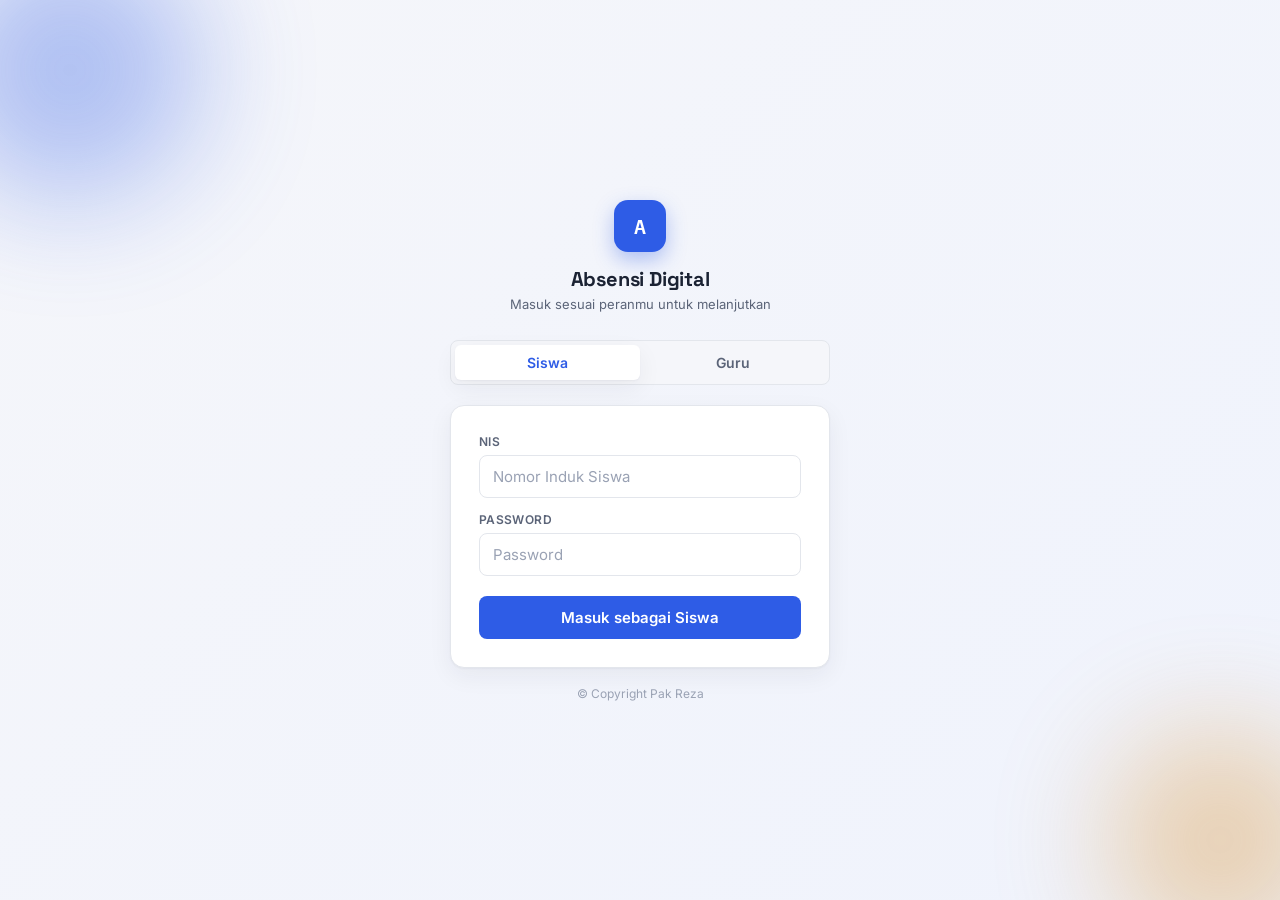
<file: index.html>
<!DOCTYPE html>
<html lang="id">
<head>
<meta charset="UTF-8" />
<meta name="viewport" content="width=device-width, initial-scale=1.0" />
<title>Absensi - Masuk</title>
<link rel="preconnect" href="https://fonts.googleapis.com">
<link href="https://fonts.googleapis.com/css2?family=Space+Grotesk:wght@500;600;700&family=Inter:wght@400;500;600&family=IBM+Plex+Mono:wght@500;600&display=swap" rel="stylesheet">
<link rel="stylesheet" href="style.css" />
<style>
  body {
    min-height: 100vh;
    display: flex;
    align-items: center;
    justify-content: center;
    padding: 20px;
    overflow-x: hidden;
    position: relative;
    background: linear-gradient(135deg, var(--bg) 0%, var(--primary-bg) 100%);
    background-size: 200% 200%;
    animation: bgShift 12s ease-in-out infinite;
  }

  @keyframes bgShift {
    0% { background-position: 0% 50%; }
    50% { background-position: 100% 50%; }
    100% { background-position: 0% 50%; }
  }

  /* Blob dekoratif melayang halus di belakang form */
  .bg-blob {
    position: fixed;
    border-radius: 50%;
    filter: blur(60px);
    opacity: 0.35;
    z-index: 0;
    pointer-events: none;
    animation: floatBlob 10s ease-in-out infinite;
  }
  .bg-blob.one {
    width: 260px; height: 260px;
    background: var(--primary);
    top: -60px; left: -60px;
  }
  .bg-blob.two {
    width: 220px; height: 220px;
    background: var(--amber);
    bottom: -50px; right: -50px;
    animation-delay: -4s;
  }
  @keyframes floatBlob {
    0%, 100% { transform: translate(0, 0) scale(1); }
    50% { transform: translate(20px, -20px) scale(1.08); }
  }

  .login-wrap {
    width: 100%;
    max-width: 380px;
    position: relative;
    z-index: 1;
    opacity: 0;
    transform: translateY(24px);
    animation: fadeSlideUp 0.7s cubic-bezier(0.16, 1, 0.3, 1) forwards;
  }

  @keyframes fadeSlideUp {
    to { opacity: 1; transform: translateY(0); }
  }

  .brand {
    text-align: center;
    margin-bottom: 28px;
    opacity: 0;
    transform: translateY(12px);
    animation: fadeSlideUp 0.6s cubic-bezier(0.16, 1, 0.3, 1) forwards;
    animation-delay: 0.1s;
  }
  .brand .mark {
    width: 52px; height: 52px;
    border-radius: 14px;
    background: var(--primary);
    color: #fff;
    font-family: var(--font-mono);
    font-weight: 600;
    font-size: 20px;
    display: flex; align-items: center; justify-content: center;
    margin: 0 auto 14px;
    box-shadow: 0 8px 20px rgba(46, 92, 230, 0.35);
    animation: markPulse 3s ease-in-out infinite;
  }
  @keyframes markPulse {
    0%, 100% { transform: scale(1); box-shadow: 0 8px 20px rgba(46, 92, 230, 0.35); }
    50% { transform: scale(1.05); box-shadow: 0 10px 26px rgba(46, 92, 230, 0.45); }
  }
  .brand h1 { font-size: 20px; color: var(--ink); }
  .brand p { color: var(--ink-soft); font-size: 13px; margin-top: 4px; }

  .tabs {
    display: flex;
    background: var(--bg);
    border: 1px solid var(--border);
    border-radius: var(--radius-sm);
    padding: 4px;
    margin-bottom: 20px;
    position: relative;
    opacity: 0;
    transform: translateY(12px);
    animation: fadeSlideUp 0.6s cubic-bezier(0.16, 1, 0.3, 1) forwards;
    animation-delay: 0.18s;
  }
  .tab {
    flex: 1;
    text-align: center;
    padding: 9px 0;
    border-radius: 6px;
    font-size: 14px;
    font-weight: 600;
    color: var(--ink-soft);
    cursor: pointer;
    background: none;
    border: none;
    position: relative;
    z-index: 1;
    transition: color 0.25s ease;
  }
  .tab.active { color: var(--primary); }
  .tab-indicator {
    position: absolute;
    top: 4px; bottom: 4px;
    left: 4px;
    width: calc(50% - 4px);
    background: var(--surface);
    border-radius: 6px;
    box-shadow: var(--shadow);
    transition: transform 0.32s cubic-bezier(0.65, 0, 0.35, 1);
  }
  .tab-indicator.guru { transform: translateX(100%); }

  .login-panel {
    padding: 28px;
    opacity: 0;
    transform: translateY(12px);
    animation: fadeSlideUp 0.6s cubic-bezier(0.16, 1, 0.3, 1) forwards;
    animation-delay: 0.26s;
    transition: box-shadow 0.3s ease;
  }
  .field { margin-bottom: 14px; }
  .field label {
    display: block;
    font-size: 12px;
    font-weight: 600;
    color: var(--ink-soft);
    margin-bottom: 6px;
    text-transform: uppercase;
    letter-spacing: 0.03em;
  }
  .field input {
    transition: border-color 0.2s ease, box-shadow 0.2s ease, transform 0.2s ease;
  }
  .field input:focus {
    border-color: var(--primary);
    box-shadow: 0 0 0 3px var(--primary-bg);
  }
  .login-panel .btn-primary {
    width: 100%;
    margin-top: 6px;
    position: relative;
    overflow: hidden;
  }
  .login-panel .btn-primary:hover:not(:disabled) {
    box-shadow: 0 6px 16px rgba(46, 92, 230, 0.3);
  }

  /* Transisi swap form Siswa / Guru */
  #formSiswa, #formGuru {
    animation: formFade 0.35s ease;
  }
  @keyframes formFade {
    from { opacity: 0; transform: translateX(8px); }
    to { opacity: 1; transform: translateX(0); }
  }

  .err-msg {
    color: var(--danger);
    font-size: 13px;
    margin-top: 12px;
    text-align: center;
    display: none;
  }
  .err-msg.show {
    display: block;
    animation: shakeFade 0.4s ease;
  }
  @keyframes shakeFade {
    0% { opacity: 0; transform: translateX(0); }
    25% { transform: translateX(-4px); }
    50% { transform: translateX(4px); }
    75% { transform: translateX(-2px); }
    100% { opacity: 1; transform: translateX(0); }
  }

  .credit {
    text-align: center;
    margin-top: 18px;
    font-size: 12px;
    color: var(--ink-faint);
    opacity: 0;
    animation: fadeSlideUp 0.6s cubic-bezier(0.16, 1, 0.3, 1) forwards;
    animation-delay: 0.4s;
  }

  .hidden { display: none; }

  @media (prefers-reduced-motion: reduce) {
    body, .bg-blob, .login-wrap, .brand, .brand .mark, .tabs, .login-panel,
    #formSiswa, #formGuru, .err-msg, .credit {
      animation: none !important;
      opacity: 1 !important;
      transform: none !important;
    }
  }
</style>
</head>
<body>

<div class="bg-blob one"></div>
<div class="bg-blob two"></div>

<div class="login-wrap">
  <div class="brand">
    <div class="mark">A</div>
    <h1>Absensi Digital</h1>
    <p>Masuk sesuai peranmu untuk melanjutkan</p>
  </div>

  <div class="tabs">
    <div class="tab-indicator" id="tabIndicator"></div>
    <button class="tab active" id="tabSiswa" onclick="switchTab('siswa')">Siswa</button>
    <button class="tab" id="tabGuru" onclick="switchTab('guru')">Guru</button>
  </div>

  <div class="card login-panel">
    <!-- FORM SISWA -->
    <form id="formSiswa" onsubmit="return submitSiswa(event)">
      <div class="field">
        <label for="nis">NIS</label>
        <input id="nis" type="text" inputmode="numeric" placeholder="Nomor Induk Siswa" required />
      </div>
      <div class="field">
        <label for="passSiswa">Password</label>
        <input id="passSiswa" type="password" placeholder="Password" required />
      </div>
      <button class="btn-primary" type="submit" id="btnSiswa">Masuk sebagai Siswa</button>
    </form>

    <!-- FORM GURU -->
    <form id="formGuru" class="hidden" onsubmit="return submitGuru(event)">
      <div class="field">
        <label for="username">Username</label>
        <input id="username" type="text" placeholder="Username guru" required />
      </div>
      <div class="field">
        <label for="passGuru">Password</label>
        <input id="passGuru" type="password" placeholder="Password" required />
      </div>
      <button class="btn-primary" type="submit" id="btnGuru">Masuk sebagai Guru</button>
    </form>

    <p class="err-msg" id="errMsg"></p>
  </div>

  <p class="credit">&copy; Copyright Pak Reza</p>
</div>

<script src="config.js"></script>
<script>
  if ('serviceWorker' in navigator) {
    navigator.serviceWorker.register('service-worker.js').catch(() => {});
  }

  function switchTab(role) {
    const isSiswa = role === 'siswa';
    document.getElementById('tabSiswa').classList.toggle('active', isSiswa);
    document.getElementById('tabGuru').classList.toggle('active', !isSiswa);
    document.getElementById('tabIndicator').classList.toggle('guru', !isSiswa);
    document.getElementById('formSiswa').classList.toggle('hidden', !isSiswa);
    document.getElementById('formGuru').classList.toggle('hidden', isSiswa);
    hideErr();
  }

  function showErr(msg) {
    const el = document.getElementById('errMsg');
    el.textContent = msg;
    el.classList.remove('show');
    // trigger reflow supaya animasi shake bisa diulang
    void el.offsetWidth;
    el.classList.add('show');
  }
  function hideErr() {
    document.getElementById('errMsg').classList.remove('show');
  }

  async function submitSiswa(e) {
    e.preventDefault();
    hideErr();
    const btn = document.getElementById('btnSiswa');
    btn.disabled = true; btn.textContent = 'Memeriksa...';
    const nis = document.getElementById('nis').value.trim();
    const password = document.getElementById('passSiswa').value;
    try {
      const res = await apiPost('loginSiswa', { nis, password });
      if (res.ok) {
        saveSession(res.token, 'siswa', res.nama);
        window.location.href = 'absen-siswa.html';
      } else {
        showErr(res.error || 'Login gagal');
      }
    } catch (err) {
      showErr('Tidak bisa terhubung ke server. Cek koneksi internet.');
    } finally {
      btn.disabled = false; btn.textContent = 'Masuk sebagai Siswa';
    }
    return false;
  }

  async function submitGuru(e) {
    e.preventDefault();
    hideErr();
    const btn = document.getElementById('btnGuru');
    btn.disabled = true; btn.textContent = 'Memeriksa...';
    const username = document.getElementById('username').value.trim();
    const password = document.getElementById('passGuru').value;
    try {
      const res = await apiPost('loginGuru', { username, password });
      if (res.ok) {
        saveSession(res.token, 'guru', res.nama);
        window.location.href = 'dashboard-guru-enhanced.html';
      } else {
        showErr(res.error || 'Login gagal');
      }
    } catch (err) {
      showErr('Tidak bisa terhubung ke server. Cek koneksi internet.');
    } finally {
      btn.disabled = false; btn.textContent = 'Masuk sebagai Guru';
    }
    return false;
  }

  // Jika sudah login, langsung redirect
  (function autoRedirect() {
    const token = getToken();
    const role = getRole();
    if (token && role === 'siswa') window.location.href = 'absen-siswa.html';
    else if (token && role === 'guru') window.location.href = 'dashboard-guru-enhanced.html';
  })();
</script>
</body>
</html>
</file>
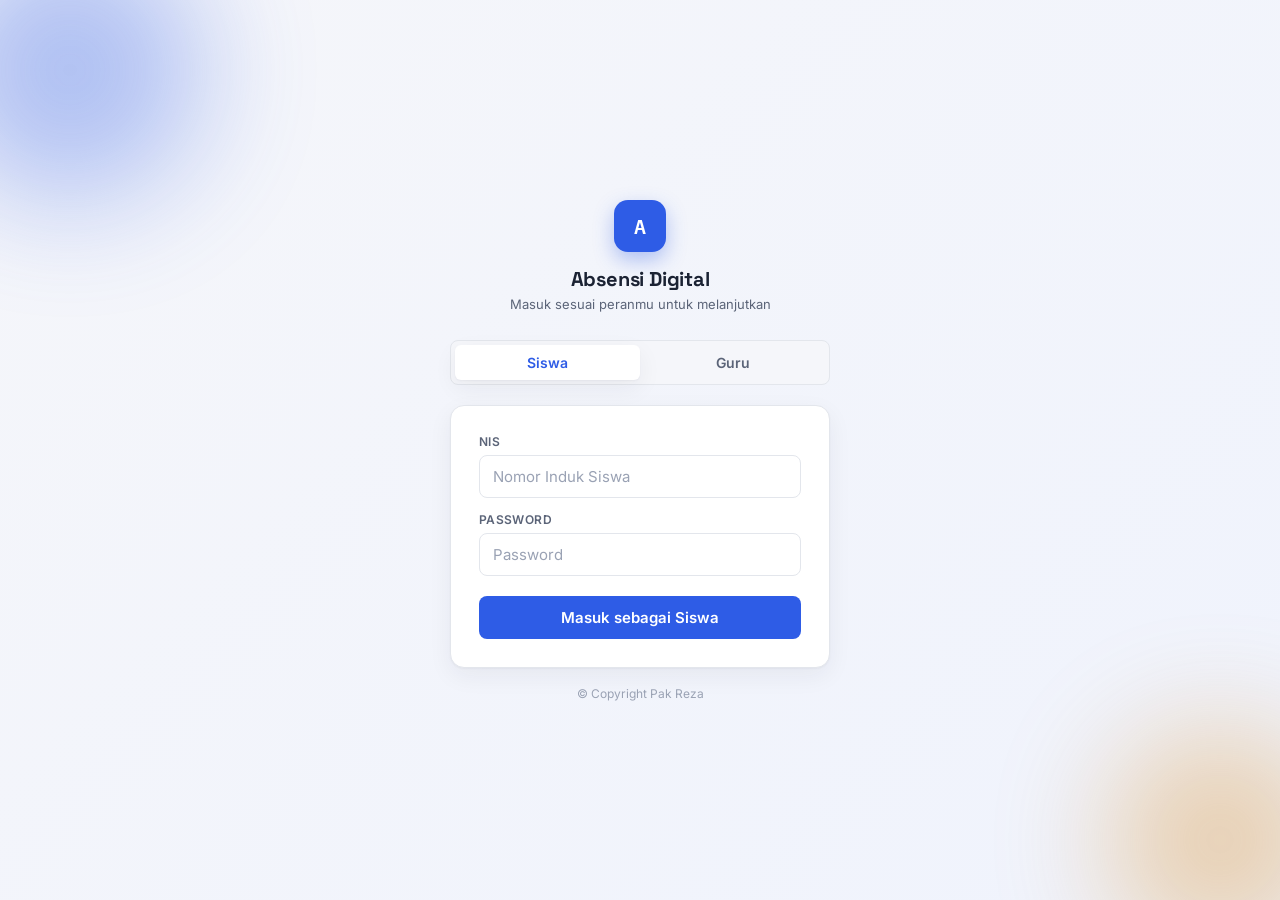
<file: absen-siswa.html>
<!DOCTYPE html>
<html lang="id">
<head>
<meta charset="UTF-8" />
<meta name="viewport" content="width=device-width, initial-scale=1.0" />
<title>Absensi - Check-in Siswa</title>
<link rel="preconnect" href="https://fonts.googleapis.com">
<link href="https://fonts.googleapis.com/css2?family=Space+Grotesk:wght@500;600;700&family=Inter:wght@400;500;600&family=IBM+Plex+Mono:wght@500;600;700&display=swap" rel="stylesheet">
<link rel="stylesheet" href="style.css" />
<style>
  body { min-height: 100vh; display: flex; flex-direction: column; }

  .topbar {
    display: flex; align-items: center; justify-content: space-between;
    padding: 16px 20px;
    background: var(--surface);
    border-bottom: 1px solid var(--border);
  }
  .topbar .who { font-size: 14px; font-weight: 600; }
  .topbar .who span { color: var(--ink-soft); font-weight: 400; }

  .stage {
    flex: 1;
    display: flex; flex-direction: column; align-items: center; justify-content: center;
    padding: 24px 20px 40px;
    text-align: center;
  }

  .clock {
    font-family: var(--font-mono);
    font-weight: 600;
    font-size: clamp(40px, 12vw, 64px);
    letter-spacing: 0.01em;
    color: var(--ink);
    line-height: 1;
  }
  .date-line {
    font-size: 14px;
    color: var(--ink-soft);
    margin-top: 8px;
    margin-bottom: 36px;
  }

  .mapel-grid {
    display: grid;
    grid-template-columns: 1fr 1fr;
    gap: 16px;
    width: 100%;
    max-width: 420px;
  }
  .mapel-card {
    background: var(--surface);
    border: 1px solid var(--border);
    border-radius: var(--radius);
    padding: 24px 12px;
    display: flex; flex-direction: column; align-items: center; gap: 10px;
    box-shadow: var(--shadow);
    transition: transform 0.1s ease, border-color 0.15s ease;
  }
  .mapel-name { font-family: var(--font-display); font-size: 18px; font-weight: 600; }
  .mapel-status { font-size: 12px; color: var(--ink-faint); font-family: var(--font-mono); }

  .checkin-btn {
    width: 76px; height: 76px;
    border-radius: 50%;
    background: var(--primary);
    color: #fff;
    font-size: 13px;
    font-weight: 700;
    display: flex; align-items: center; justify-content: center;
    box-shadow: 0 4px 14px rgba(46, 92, 230, 0.35);
  }
  .checkin-btn:hover:not(:disabled) { background: var(--primary-dark); }
  .checkin-btn.done {
    background: var(--success-bg);
    color: var(--success);
    box-shadow: none;
  }
  @keyframes pop {
    0% { transform: scale(1); }
    40% { transform: scale(1.15); }
    100% { transform: scale(1); }
  }
  .checkin-btn.just-done { animation: pop 0.35s ease; }

  .topbar-actions {
    display: flex;
    align-items: center;
    gap: 8px;
  }
  .btn-topbar {
    display: inline-flex;
    align-items: center;
    gap: 6px;
    padding: 8px 12px;
    border-radius: var(--radius-sm);
    font-size: 13px;
    font-weight: 500;
    cursor: pointer;
    border: 1px solid var(--border);
    background: var(--surface);
    color: var(--ink-soft);
    box-shadow: 0 1px 2px rgba(27, 34, 51, 0.03);
    transition: all 0.15s ease;
  }
  .btn-topbar:hover {
    background: var(--primary-bg);
    color: var(--primary);
    border-color: rgba(46, 92, 230, 0.25);
  }
  .btn-topbar.btn-logout:hover {
    background: var(--danger-bg);
    color: var(--danger);
    border-color: rgba(225, 72, 60, 0.25);
  }
  .btn-topbar svg {
    flex-shrink: 0;
    transition: transform 0.15s ease;
  }
  .btn-topbar:hover svg {
    transform: scale(1.08);
  }
  
  .modal-overlay {
    position: fixed; top: 0; left: 0; right: 0; bottom: 0;
    background: rgba(0,0,0,0.5);
    display: none; align-items: center; justify-content: center;
    z-index: 100;
  }
  .modal-overlay.show { display: flex; }
  .modal-card {
    background: var(--surface); padding: 24px; border-radius: var(--radius);
    width: 90%; max-width: 320px;
    box-shadow: var(--shadow);
  }
  .modal-card h3 { margin: 0 0 16px 0; font-size: 18px; color: var(--ink); }
  .modal-card input {
    width: 100%; padding: 10px; margin-bottom: 12px;
    border: 1px solid var(--border); border-radius: 6px;
    box-sizing: border-box; font-family: inherit; background: var(--surface);
    color: var(--ink);
  }
  .modal-actions { display: flex; gap: 8px; }
  .modal-btn {
    flex: 1; padding: 10px; border: none; border-radius: 6px;
    font-weight: 600; cursor: pointer; color: #fff;
  }
  .btn-cancel { background: var(--ink-soft); }
  .btn-save { background: var(--primary); }

  /* Tabs */
  .tab-switcher {
    display: flex;
    border-bottom: 1px solid var(--border);
    background: var(--surface);
  }
  .tab-btn {
    flex: 1;
    padding: 12px 16px;
    background: transparent;
    border: none;
    border-bottom: 2px solid transparent;
    font-size: 14px;
    font-weight: 600;
    color: var(--ink-soft);
    display: inline-flex;
    align-items: center;
    justify-content: center;
    gap: 8px;
    cursor: pointer;
    transition: all 0.2s ease;
  }
  .tab-btn.active {
    color: var(--primary);
    border-bottom-color: var(--primary);
  }
  .tab-btn svg { width: 18px; height: 18px; }

  /* Riwayat specific CSS */
  .stage-riwayat {
    padding: 24px 20px 40px;
    max-width: 600px;
    margin: 0 auto;
    width: 100%;
    box-sizing: border-box;
  }
  .riwayat-header {
    text-align: center;
    margin-bottom: 24px;
  }
  .riwayat-header h2 { margin: 0; font-size: 20px; font-weight: 700; color: var(--ink); }
  .riwayat-header .overall-persen { font-size: 32px; font-weight: 700; margin-top: 8px; }
  .overall-persen.high { color: var(--success); }
  .overall-persen.mid { color: #f59e0b; }
  .overall-persen.low { color: var(--danger); }

  .rekap-stats {
    display: grid;
    grid-template-columns: repeat(4, 1fr);
    gap: 12px;
    margin-bottom: 24px;
  }
  .rekap-stat-card {
    background: var(--surface);
    border: 1px solid var(--border);
    border-radius: var(--radius);
    padding: 12px 8px;
    text-align: center;
    box-shadow: 0 1px 2px rgba(0,0,0,0.02);
  }
  .stat-value { font-size: 20px; font-weight: 700; margin-bottom: 4px; }
  .stat-label { font-size: 11px; color: var(--ink-soft); text-transform: uppercase; font-weight: 600; }
  .stat-hadir .stat-value { color: var(--success); }
  .stat-izin .stat-value { color: var(--primary); }
  .stat-sakit .stat-value { color: #f59e0b; }
  .stat-alfa .stat-value { color: var(--danger); }

  .filter-bar {
    display: flex; align-items: center; gap: 8px; margin-bottom: 20px;
    justify-content: center;
  }
  .filter-bar label { font-size: 13px; color: var(--ink-soft); font-weight: 500; }
  .filter-bar select {
    padding: 6px 12px; border: 1px solid var(--border); border-radius: 6px;
    background: var(--surface); font-family: inherit; font-size: 13px;
    color: var(--ink); outline: none;
  }

  .mapel-recap-grid {
    display: grid; grid-template-columns: 1fr 1fr; gap: 16px; margin-bottom: 24px;
  }
  @media (max-width: 480px) {
    .mapel-recap-grid { grid-template-columns: 1fr; }
  }
  .mapel-recap-card {
    background: var(--surface); border: 1px solid var(--border);
    border-radius: var(--radius); padding: 16px;
  }
  .mapel-title { font-size: 15px; font-weight: 700; margin-bottom: 12px; color: var(--ink); text-align: center;}
  .mapel-detail { display: grid; grid-template-columns: 1fr 1fr; gap: 8px; margin-bottom: 12px; }
  .mapel-detail div { font-size: 12px; text-align: center; }
  .mapel-detail div span { display: block; font-weight: 700; font-size: 14px; }
  
  .progress-bar {
    height: 6px; background: var(--bg); border-radius: 4px; overflow: hidden; margin-bottom: 6px;
  }
  .progress-fill { height: 100%; transition: width 0.3s ease; }
  .progress-fill.high { background: var(--success); }
  .progress-fill.mid { background: #f59e0b; }
  .progress-fill.low { background: var(--danger); }
  .persen-label { font-size: 12px; text-align: center; font-weight: 600; }
  .persen-label.high { color: var(--success); }
  .persen-label.mid { color: #f59e0b; }
  .persen-label.low { color: var(--danger); }

  .table-wrap {
    overflow-x: auto; background: var(--surface); border: 1px solid var(--border);
    border-radius: var(--radius); margin-bottom: 24px;
  }
  .rekap-table { width: 100%; border-collapse: collapse; min-width: 400px; text-align: left; }
  .rekap-table th { background: var(--bg); font-size: 12px; font-weight: 600; color: var(--ink-soft); padding: 10px 12px; border-bottom: 1px solid var(--border); }
  .rekap-table td { padding: 10px 12px; border-bottom: 1px solid var(--border); font-size: 13px; color: var(--ink); }
  .rekap-table tr:last-child td { border-bottom: none; }
  .badge { display: inline-block; padding: 2px 8px; border-radius: 12px; font-size: 11px; font-weight: 600; }
  .badge-hadir { background: var(--success-bg); color: var(--success); }
  .badge-izin { background: var(--primary-bg); color: var(--primary); }
  .badge-sakit { background: #fef3c7; color: #d97706; }
  .badge-alfa { background: var(--danger-bg); color: var(--danger); }

  .month-cards {
    display: grid; grid-template-columns: repeat(auto-fill, minmax(120px, 1fr)); gap: 12px;
  }
  .month-card {
    background: var(--surface); border: 1px solid var(--border); border-radius: 8px;
    padding: 12px; cursor: pointer; transition: all 0.2s ease;
  }
  .month-card:hover { border-color: var(--primary); transform: translateY(-2px); }
  .month-card .mc-name { font-size: 13px; font-weight: 600; margin-bottom: 4px; color: var(--ink); }
  .month-card .mc-persen { font-size: 15px; font-weight: 700; margin-bottom: 8px; }
  .empty-state { text-align: center; padding: 40px 20px; color: var(--ink-soft); }
  .empty-icon { font-size: 40px; margin-bottom: 12px; }
</style>
</head>
<body>

<div class="topbar">
  <div class="who">Halo, <span id="namaSiswa">-</span></div>
  <div class="topbar-actions">
    <button class="btn-topbar" onclick="showResetPasswordModal()">
      <svg width="15" height="15" viewBox="0 0 24 24" fill="none" stroke="currentColor" stroke-width="2" stroke-linecap="round" stroke-linejoin="round">
        <rect x="3" y="11" width="18" height="11" rx="2" ry="2"></rect>
        <path d="M7 11V7a5 5 0 0 1 10 0v4"></path>
      </svg>
      Ganti Password
    </button>
    <button class="btn-topbar btn-logout" onclick="doLogout()">
      <svg width="15" height="15" viewBox="0 0 24 24" fill="none" stroke="currentColor" stroke-width="2" stroke-linecap="round" stroke-linejoin="round">
        <path d="M9 21H5a2 2 0 0 1-2-2V5a2 2 0 0 1 2-2h4"></path>
        <polyline points="16 17 21 12 16 7"></polyline>
        <line x1="21" y1="12" x2="9" y2="12"></line>
      </svg>
      Keluar
    </button>
  </div>
</div>

<div class="tab-switcher">
  <button class="tab-btn active" onclick="switchTab('checkin')">
    <svg width="18" height="18" viewBox="0 0 24 24" fill="none" stroke="currentColor" stroke-width="2" stroke-linecap="round" stroke-linejoin="round">
      <path d="M16 4h2a2 2 0 0 1 2 2v14a2 2 0 0 1-2 2H6a2 2 0 0 1-2-2V6a2 2 0 0 1 2-2h2"></path>
      <rect x="8" y="2" width="8" height="4" rx="1" ry="1"></rect>
      <path d="M9 14h6"></path><path d="M9 18h6"></path><path d="M9 10h.01"></path>
    </svg> Check-in
  </button>
  <button class="tab-btn" onclick="switchTab('riwayat')">
    <svg width="18" height="18" viewBox="0 0 24 24" fill="none" stroke="currentColor" stroke-width="2" stroke-linecap="round" stroke-linejoin="round">
      <polyline points="22 12 18 12 15 21 9 3 6 12 2 12"></polyline>
    </svg> Riwayat
  </button>
</div>

<div id="view-checkin" class="stage">
  <div class="clock" id="clock">--:--:--</div>
  <div class="date-line" id="dateLine">-</div>

  <div class="mapel-grid" id="mapelGrid">
    <!-- diisi lewat JS: kartu TIK & KKA -->
  </div>
</div>

<div id="view-riwayat" class="stage-riwayat" style="display:none">
  <div class="filter-bar">
    <label>Bulan</label>
    <select id="riwayatBulan" onchange="handleFilterChange()"></select>
    <label>Tahun</label>
    <select id="riwayatTahun" onchange="handleFilterChange()"></select>
  </div>
  
  <div id="riwayatContent">
    <div class="empty-state"><div class="empty-icon">📋</div><div class="empty-text">Memuat data...</div></div>
  </div>
</div>

<div class="toast" id="toast"></div>

<div class="modal-overlay" id="resetModal">
  <div class="modal-card">
    <h3>Ganti Password</h3>
    <input type="password" id="oldPass" placeholder="Password Lama" />
    <input type="password" id="newPass" placeholder="Password Baru (min 6 kar)" />
    <div class="modal-actions">
      <button class="modal-btn btn-cancel" onclick="hideResetPasswordModal()">Batal</button>
      <button class="modal-btn btn-save" onclick="doResetPassword()" id="btnSavePass">Simpan</button>
    </div>
  </div>
</div>

<script src="config.js"></script>
<script>
  if ('serviceWorker' in navigator) {
    navigator.serviceWorker.register('service-worker.js').catch(() => {});
  }

  const MAPEL = ['TIK', 'KKA'];
  let statusMap = { TIK: null, KKA: null };

  function tickClock() {
    const now = new Date();
    const pad = (n) => String(n).padStart(2, '0');
    document.getElementById('clock').textContent =
      `${pad(now.getHours())}:${pad(now.getMinutes())}:${pad(now.getSeconds())}`;
    const hari = ['Minggu','Senin','Selasa','Rabu','Kamis','Jumat','Sabtu'][now.getDay()];
    const bulan = ['Jan','Feb','Mar','Apr','Mei','Jun','Jul','Agu','Sep','Okt','Nov','Des'][now.getMonth()];
    document.getElementById('dateLine').textContent = `${hari}, ${now.getDate()} ${bulan} ${now.getFullYear()}`;
  }
  setInterval(tickClock, 1000);
  tickClock();

  function renderMapelGrid() {
    const grid = document.getElementById('mapelGrid');
    if (!grid) return;
    grid.innerHTML = '';
    MAPEL.forEach((mapel) => {
      const done = statusMap ? statusMap[mapel] : null;
      const isDone = Boolean(done);
      const card = document.createElement('div');
      card.className = 'mapel-card';
      card.innerHTML = `
        <div class="mapel-name">${mapel}</div>
        <button class="checkin-btn ${isDone ? 'done' : ''}" data-mapel="${mapel}" ${isDone ? 'disabled' : ''}>
          ${isDone ? '&#10003;' : 'Absen'}
        </button>
        <div class="mapel-status">${isDone ? 'Tercatat ' + done : 'Belum check-in'}</div>
      `;
      grid.appendChild(card);
    });
    grid.querySelectorAll('.checkin-btn:not(:disabled)').forEach((btn) => {
      btn.addEventListener('click', () => handleCheckin(btn.dataset.mapel, btn));
    });
  }

  // Tampilkan tombol TIK & KKA secara langsung tanpa menunggu fetch API
  renderMapelGrid();

  function showToast(msg, type) {
    const el = document.getElementById('toast');
    if (!el) return;
    el.textContent = msg;
    el.className = 'toast show ' + (type || '');
    setTimeout(() => { el.className = 'toast'; }, 3200);
  }

  async function handleCheckin(mapel, btnEl) {
    btnEl.disabled = true;
    btnEl.textContent = '...';
    try {
      const res = await apiPost('checkin', { token: getToken(), mapel });
      if (res && res.ok) {
        statusMap[mapel] = res.waktu || 'Hadir';
        renderMapelGrid();
        showToast(res.message || ('Check-in ' + mapel + ' berhasil'), 'success');
        const newBtn = document.querySelector(`.checkin-btn[data-mapel="${mapel}"]`);
        if (newBtn) newBtn.classList.add('just-done');
      } else {
        showToast(res ? res.error : 'Gagal check-in', 'error');
        btnEl.disabled = false;
        btnEl.textContent = 'Absen';
      }
    } catch (err) {
      showToast('Gagal terhubung ke server', 'error');
      btnEl.disabled = false;
      btnEl.textContent = 'Absen';
    }
  }

  async function loadStatus() {
    try {
      const res = await apiPost('getAbsensiHariIni', { token: getToken() });
      if (res && res.ok && res.status) {
        statusMap = Object.assign({ TIK: null, KKA: null }, res.status);
      }
    } catch (err) {
      console.error('Gagal memuat status absensi:', err);
    } finally {
      renderMapelGrid();
    }
  }

  function showResetPasswordModal() {
    document.getElementById('oldPass').value = '';
    document.getElementById('newPass').value = '';
    document.getElementById('resetModal').classList.add('show');
  }

  function hideResetPasswordModal() {
    document.getElementById('resetModal').classList.remove('show');
  }

  async function doResetPassword() {
    const oldP = document.getElementById('oldPass').value;
    const newP = document.getElementById('newPass').value;
    if(!oldP || !newP) return showToast('Harap isi kedua password', 'error');
    if(newP.length < 6) return showToast('Password baru minimal 6 karakter', 'error');
    
    const btn = document.getElementById('btnSavePass');
    btn.disabled = true;
    btn.textContent = '...';
    try {
      const res = await apiPost('changeSiswaPassword', { token: getToken(), old_password: oldP, new_password: newP });
      if(res.ok) {
        showToast('Password berhasil diubah', 'success');
        hideResetPasswordModal();
      } else {
        showToast(res.error, 'error');
      }
    } catch(err) {
      showToast('Gagal terhubung ke server', 'error');
    }
    btn.disabled = false;
    btn.textContent = 'Simpan';
  }

  function doLogout() {
    apiPost('logout', { token: getToken() }).finally(() => {
      clearSession();
      window.location.href = 'index.html';
    });
  }

  const NAMA_BULAN = ['Januari','Februari','Maret','April','Mei','Juni','Juli','Agustus','September','Oktober','November','Desember'];
  const NAMA_HARI = ['Minggu','Senin','Selasa','Rabu','Kamis','Jumat','Sabtu'];

  let riwayatData = null;
  let currentRiwayatBulan = new Date().getMonth() + 1;
  let currentRiwayatTahun = new Date().getFullYear();

  function switchTab(tab) {
    document.getElementById('view-checkin').style.display = tab === 'checkin' ? '' : 'none';
    document.getElementById('view-riwayat').style.display = tab === 'riwayat' ? '' : 'none';
    document.querySelectorAll('.tab-btn').forEach((b, i) => {
      b.classList.toggle('active', (i === 0 && tab === 'checkin') || (i === 1 && tab === 'riwayat'));
    });
    if (tab === 'riwayat') {
      initFilters();
      if (!riwayatData) loadRiwayat();
    }
  }

  function initFilters() {
    const selBulan = document.getElementById('riwayatBulan');
    const selTahun = document.getElementById('riwayatTahun');
    if (selBulan.options.length === 0) {
      NAMA_BULAN.forEach((b, i) => {
        const opt = document.createElement('option');
        opt.value = i + 1; opt.text = b;
        selBulan.appendChild(opt);
      });
      const yr = new Date().getFullYear();
      for (let i = yr - 2; i <= yr + 1; i++) {
        const opt = document.createElement('option');
        opt.value = i; opt.text = i;
        selTahun.appendChild(opt);
      }
    }
    selBulan.value = currentRiwayatBulan;
    selTahun.value = currentRiwayatTahun;
  }

  function handleFilterChange() {
    currentRiwayatBulan = parseInt(document.getElementById('riwayatBulan').value);
    currentRiwayatTahun = parseInt(document.getElementById('riwayatTahun').value);
    loadRiwayat();
  }

  async function loadRiwayat() {
    const content = document.getElementById('riwayatContent');
    content.innerHTML = '<div class="empty-state"><div class="empty-icon">⏳</div><div class="empty-text">Memuat data...</div></div>';
    try {
      const res = await apiPost('getRiwayatSiswa', { token: getToken(), bulan: currentRiwayatBulan, tahun: currentRiwayatTahun });
      if (res.ok) {
        riwayatData = res;
        renderRiwayat();
      } else {
        content.innerHTML = `<div class="empty-state"><div class="empty-icon">❌</div><div class="empty-text">${res.error || 'Gagal memuat data'}</div></div>`;
      }
    } catch (err) {
      content.innerHTML = '<div class="empty-state"><div class="empty-icon">⚠️</div><div class="empty-text">Gagal terhubung ke server</div></div>';
    }
  }

  function getPersenClass(persen) {
    if (persen >= 80) return 'high';
    if (persen >= 60) return 'mid';
    return 'low';
  }

  function formatTanggal(dateStr) {
    const d = new Date(dateStr);
    if (isNaN(d.getTime())) return dateStr;
    return `${NAMA_HARI[d.getDay()]}, ${d.getDate()} ${NAMA_BULAN[d.getMonth()]} ${d.getFullYear()}`;
  }

  function selectMonth(bulan, tahun) {
    currentRiwayatBulan = bulan;
    currentRiwayatTahun = tahun;
    document.getElementById('riwayatBulan').value = bulan;
    document.getElementById('riwayatTahun').value = tahun;
    loadRiwayat();
  }

  function renderRiwayat() {
    const content = document.getElementById('riwayatContent');
    if (!riwayatData || !riwayatData.rekap_bulanan || riwayatData.rekap_bulanan.length === 0) {
      content.innerHTML = '<div class="empty-state"><div class="empty-icon">📋</div><div class="empty-text">Belum ada data kehadiran pada bulan ini</div></div>';
      return;
    }
    
    // Cari rekap bulan terpilih; jika tidak ada data di bulan tsb, gunakan struktur default 0
    const rekap = riwayatData.rekap_bulanan.find(r => r.bulan == currentRiwayatBulan && r.tahun == currentRiwayatTahun) || {
      bulan: currentRiwayatBulan,
      tahun: currentRiwayatTahun,
      label: (NAMA_BULAN[currentRiwayatBulan - 1] || '') + ' ' + currentRiwayatTahun,
      persen_total: 0,
      total_hadir: 0,
      per_mapel: {
        TIK: { hadir: 0, izin: 0, sakit: 0, alfa: 0, total_hari: 0, persen: 0 },
        KKA: { hadir: 0, izin: 0, sakit: 0, alfa: 0, total_hari: 0, persen: 0 }
      }
    };

    const pClass = getPersenClass(rekap.persen_total);
    
    let html = `
      <div class="riwayat-header">
        <h2>${rekap.label || (NAMA_BULAN[rekap.bulan - 1] + ' ' + rekap.tahun)}</h2>
        <div class="overall-persen ${pClass}">${rekap.persen_total}%</div>
      </div>
    `;

    // Hitung total kehadiran berdasarkan detail rekap
    let tHadir = 0, tIzin = 0, tSakit = 0, tAlfa = 0;
    if (rekap.per_mapel) {
      Object.values(rekap.per_mapel).forEach(m => {
        tHadir += m.hadir || 0;
        tIzin += m.izin || 0;
        tSakit += m.sakit || 0;
        tAlfa += m.alfa || 0;
      });
    } else {
      // Fallback if we have summary variables
      tHadir = rekap.total_hadir || 0;
    }

    html += `
      <div class="rekap-stats">
        <div class="rekap-stat-card stat-hadir"><div class="stat-value">${tHadir}</div><div class="stat-label">Hadir</div></div>
        <div class="rekap-stat-card stat-izin"><div class="stat-value">${tIzin}</div><div class="stat-label">Izin</div></div>
        <div class="rekap-stat-card stat-sakit"><div class="stat-value">${tSakit}</div><div class="stat-label">Sakit</div></div>
        <div class="rekap-stat-card stat-alfa"><div class="stat-value">${tAlfa}</div><div class="stat-label">Alfa</div></div>
      </div>
    `;

    if (rekap.per_mapel) {
      html += `<div class="mapel-recap-grid">`;
      for (const [mName, mData] of Object.entries(rekap.per_mapel)) {
        const c = getPersenClass(mData.persen);
        html += `
          <div class="mapel-recap-card">
            <div class="mapel-title">${mName}</div>
            <div class="mapel-detail">
              <div><span style="color:var(--success)">${mData.hadir}</span>Hadir</div>
              <div><span style="color:var(--primary)">${mData.izin}</span>Izin</div>
              <div><span style="color:#f59e0b">${mData.sakit}</span>Sakit</div>
              <div><span style="color:var(--danger)">${mData.alfa}</span>Alfa</div>
            </div>
            <div class="progress-bar"><div class="progress-fill ${c}" style="width:${mData.persen}%"></div></div>
            <div class="persen-label ${c}">${mData.persen}%</div>
          </div>
        `;
      }
      html += `</div>`;
    }

    if (riwayatData.detail && riwayatData.detail.length > 0) {
      html += `<div class="table-wrap"><table class="rekap-table">
        <thead><tr><th>Tanggal</th><th>Mapel</th><th>Status</th><th>Waktu</th></tr></thead><tbody>`;
      riwayatData.detail.forEach(d => {
        const st = d.status.toLowerCase();
        const bClass = st === 'hadir' ? 'badge-hadir' :
                       st === 'izin' ? 'badge-izin' :
                       st === 'sakit' ? 'badge-sakit' : 'badge-alfa';
        html += `<tr>
          <td>${formatTanggal(d.tanggal)}</td>
          <td>${d.mapel}</td>
          <td><span class="badge ${bClass}">${d.status}</span></td>
          <td>${d.waktu || '-'}</td>
        </tr>`;
      });
      html += `</tbody></table></div>`;
    } else {
      html += `<div style="text-align:center; padding:24px; color:var(--ink-soft); font-size:13px; background:var(--surface); border:1px solid var(--border); border-radius:var(--radius-sm); margin-bottom:20px;">Tidak ada rincian absensi harian pada bulan ${NAMA_BULAN[currentRiwayatBulan - 1]} ${currentRiwayatTahun}</div>`;
    }

    if (riwayatData.rekap_bulanan && riwayatData.rekap_bulanan.length > 1) {
      html += `<h3 style="font-size:14px; margin-bottom:12px; color:var(--ink); margin-top:32px;">Riwayat Bulan Lainnya</h3><div class="month-cards">`;
      riwayatData.rekap_bulanan.forEach(r => {
        if (r.bulan == currentRiwayatBulan && r.tahun == currentRiwayatTahun) return;
        const pc = getPersenClass(r.persen_total);
        html += `
          <div class="month-card" onclick="selectMonth(${r.bulan}, ${r.tahun})">
            <div class="mc-name">${r.label || (NAMA_BULAN[r.bulan-1] + ' ' + r.tahun)}</div>
            <div class="mc-persen ${pc}">${r.persen_total}%</div>
            <div class="progress-bar"><div class="progress-fill ${pc}" style="width:${r.persen_total}%"></div></div>
          </div>
        `;
      });
      html += `</div>`;
    }

    content.innerHTML = html;
  }

  (async function init() {
    const session = await guardPage('siswa');
    if (!session) return;
    document.getElementById('namaSiswa').textContent = getNama();
    await loadStatus();
  })();
</script>
</body>
</html>
</file>
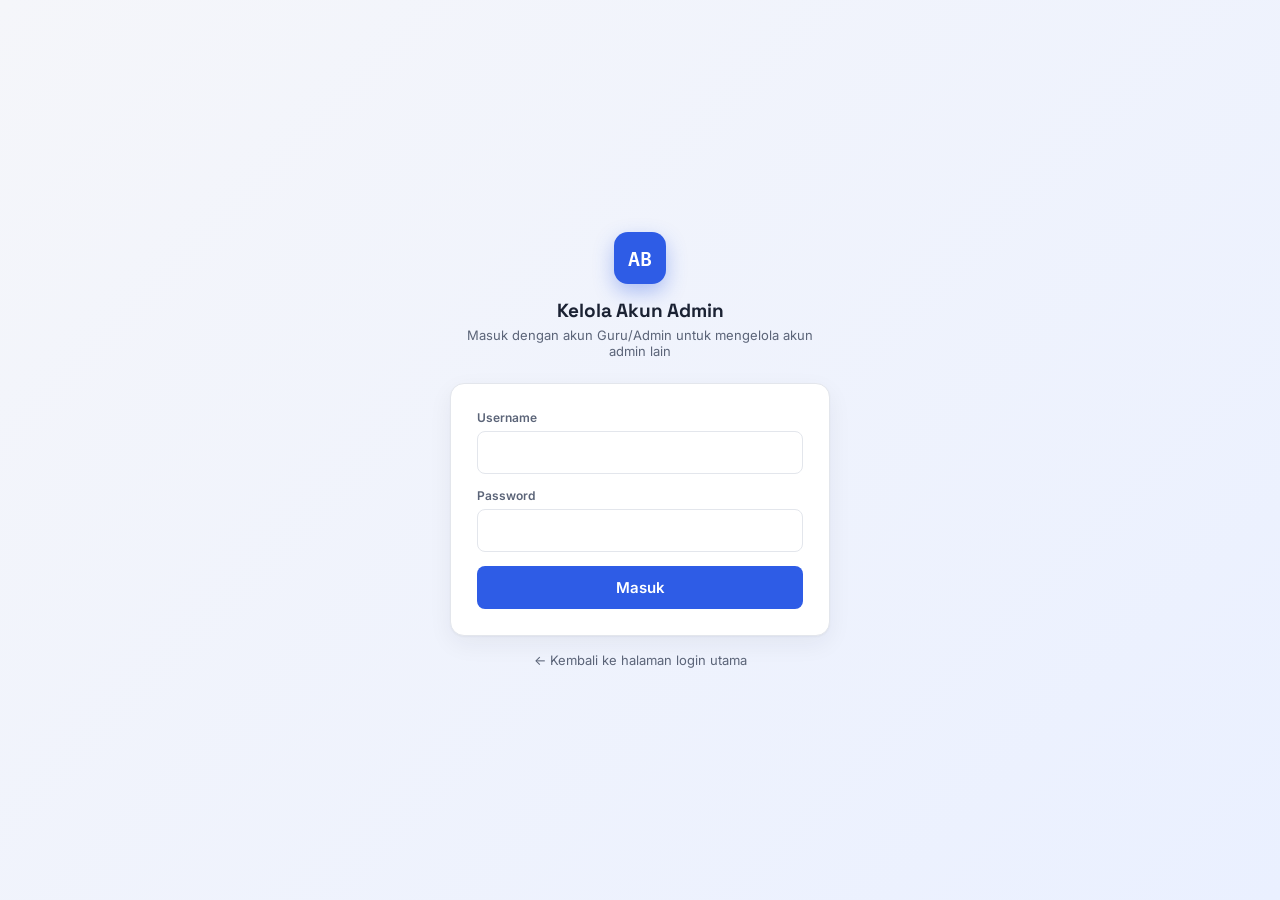
<file: admin.html>
<!DOCTYPE html>
<html lang="id">
<head>
<meta charset="UTF-8" />
<meta name="viewport" content="width=device-width, initial-scale=1.0" />
<title>Absensi - Kelola Akun Admin</title>
<link rel="preconnect" href="https://fonts.googleapis.com">
<link href="https://fonts.googleapis.com/css2?family=Space+Grotesk:wght@500;600;700&family=Inter:wght@400;500;600&family=IBM+Plex+Mono:wght@500;600&display=swap" rel="stylesheet">
<link rel="stylesheet" href="style.css" />
<style>
  body { display: flex; min-height: 100vh; }

  /* ===== Layar login (tampil kalau belum ada sesi valid) ===== */
  #loginScreen {
    flex: 1;
    min-height: 100vh;
    display: flex;
    align-items: center;
    justify-content: center;
    padding: 20px;
    background: linear-gradient(135deg, var(--bg) 0%, var(--primary-bg) 100%);
  }
  .login-wrap { width: 100%; max-width: 380px; }
  .brand-mark {
    width: 52px; height: 52px;
    border-radius: 14px;
    background: var(--primary);
    color: #fff;
    font-family: var(--font-mono);
    font-weight: 600;
    font-size: 20px;
    display: flex; align-items: center; justify-content: center;
    margin: 0 auto 14px;
    box-shadow: 0 8px 20px rgba(46, 92, 230, 0.35);
  }
  .login-brand { text-align: center; margin-bottom: 24px; }
  .login-brand h1 { font-size: 19px; color: var(--ink); }
  .login-brand p { color: var(--ink-soft); font-size: 13px; margin-top: 4px; }
  .login-panel { padding: 26px; }
  .field { margin-bottom: 14px; }
  .field label { display: block; font-size: 12px; font-weight: 600; color: var(--ink-soft); margin-bottom: 6px; }
  .form-error {
    background: var(--danger-bg); color: var(--danger);
    padding: 10px 12px; border-radius: var(--radius-sm);
    font-size: 13px; margin-bottom: 14px; display: none;
  }
  .form-error.show { display: block; }
  .back-link { display: block; text-align: center; margin-top: 16px; font-size: 13px; color: var(--ink-soft); text-decoration: none; }
  .back-link:hover { color: var(--primary); }

  /* ===== Sidebar + layout dashboard (mirror dashboard-guru-enhanced.html) ===== */
  #adminApp { display: none; flex: 1; min-height: 100vh; }
  #adminApp.show { display: flex; }

  .sidebar {
    width: 220px; flex-shrink: 0;
    background: var(--surface);
    border-right: 1px solid var(--border);
    padding: 20px 14px;
    display: flex; flex-direction: column;
  }
  .sidebar .brand { font-family: var(--font-display); font-weight: 700; font-size: 16px; padding: 6px 10px 22px; }
  .nav-item {
    display: block; width: 100%; text-align: left;
    background: none; border: none;
    padding: 10px 12px; border-radius: var(--radius-sm);
    font-size: 14px; font-weight: 500; color: var(--ink-soft);
    margin-bottom: 3px; text-decoration: none;
  }
  .nav-item.active { background: var(--primary-bg); color: var(--primary); font-weight: 600; }
  .nav-item:hover:not(.active) { background: var(--bg); }
  .sidebar-footer { margin-top: auto; padding-top: 16px; border-top: 1px solid var(--border); }
  .sidebar-footer .who { font-size: 13px; font-weight: 600; padding: 0 10px 8px; }
  .sidebar-footer .logout { color: var(--danger); }

  .main { flex: 1; padding: 28px 32px; max-width: 900px; }
  .page-header { margin-bottom: 22px; }
  .page-header h2 { font-size: 22px; }
  .page-header p { color: var(--ink-soft); font-size: 13px; margin-top: 4px; }

  .panel { padding: 20px; margin-bottom: 20px; }
  .panel-head { display: flex; align-items: center; justify-content: space-between; margin-bottom: 16px; flex-wrap: wrap; gap: 10px; }
  .panel-head h3 { font-size: 16px; }
  .panel-head p { color: var(--ink-soft); font-size: 12.5px; margin-top: 2px; }

  table { width: 100%; border-collapse: collapse; font-size: 13.5px; }
  th { text-align: left; color: var(--ink-soft); font-weight: 600; font-size: 12px; text-transform: uppercase; letter-spacing: 0.02em; padding: 8px 10px; border-bottom: 1px solid var(--border); }
  td { padding: 10px; border-bottom: 1px solid var(--border); vertical-align: middle; }
  tr:last-child td { border-bottom: none; }
  .empty-row td { text-align: center; color: var(--ink-faint); padding: 24px; }
  .row-actions { display: flex; gap: 6px; flex-wrap: wrap; }
  .row-actions button { padding: 5px 10px; font-size: 12px; }

  .form-grid { display: grid; grid-template-columns: repeat(auto-fit, minmax(150px,1fr)); gap: 10px; margin-bottom: 12px; }
  .form-actions { display: flex; gap: 8px; }
  .hint { font-size: 12px; color: var(--ink-faint); margin-top: -4px; margin-bottom: 12px; }

  /* ===== Modal ringan untuk edit & reset password ===== */
  .modal-overlay {
    display: none;
    position: fixed; inset: 0;
    background: rgba(27, 34, 51, 0.42);
    align-items: center; justify-content: center;
    padding: 20px; z-index: 60;
  }
  .modal-overlay.show { display: flex; }
  .modal-card { width: 100%; max-width: 380px; padding: 22px; }
  .modal-card h3 { font-size: 16px; margin-bottom: 4px; }
  .modal-card .sub { font-size: 12.5px; color: var(--ink-soft); margin-bottom: 16px; }

  .topbar-mobile { display: none; }
  .menu-toggle {
    width: 38px; height: 38px; flex-shrink: 0;
    display: flex; align-items: center; justify-content: center;
    background: var(--bg); border: 1px solid var(--border); border-radius: var(--radius-sm);
    font-size: 18px; line-height: 1;
  }
  .sidebar-overlay { display: none; }

  @media (max-width: 860px) {
    #adminApp.show { flex-direction: column; }
    .topbar-mobile {
      display: flex; align-items: center; gap: 12px;
      padding: 14px 16px; background: var(--surface);
      border-bottom: 1px solid var(--border);
      position: sticky; top: 0; z-index: 30;
    }
    .topbar-mobile .brand { font-family: var(--font-display); font-weight: 700; font-size: 15px; }
    .sidebar {
      position: fixed; top: 0; left: 0; bottom: 0; width: 240px; z-index: 50;
      transform: translateX(-100%); transition: transform 0.22s ease;
    }
    .sidebar.open { transform: translateX(0); }
    .sidebar-overlay {
      display: none; position: fixed; inset: 0; background: rgba(27,34,51,0.4); z-index: 40;
    }
    .sidebar-overlay.show { display: block; }
    .main { padding: 20px 16px; }
  }
</style>
</head>
<body>

<!-- ===== LOGIN ===== -->
<div id="loginScreen">
  <div class="login-wrap">
    <div class="login-brand">
      <div class="brand-mark">AB</div>
      <h1>Kelola Akun Admin</h1>
      <p>Masuk dengan akun Guru/Admin untuk mengelola akun admin lain</p>
    </div>
    <div class="card login-panel">
      <div class="form-error" id="loginError"></div>
      <form id="loginForm" onsubmit="submitLogin(event)">
        <div class="field">
          <label for="loginUsername">Username</label>
          <input type="text" id="loginUsername" autocomplete="username" required />
        </div>
        <div class="field">
          <label for="loginPassword">Password</label>
          <input type="password" id="loginPassword" autocomplete="current-password" required />
        </div>
        <button type="submit" class="btn-primary" style="width:100%" id="loginBtn">Masuk</button>
      </form>
    </div>
    <a class="back-link" href="index.html">&larr; Kembali ke halaman login utama</a>
  </div>
</div>

<!-- ===== DASHBOARD KELOLA ADMIN ===== -->
<div id="adminApp">
  <div class="topbar-mobile">
    <button class="menu-toggle" onclick="toggleSidebar()" aria-label="Buka menu">&#9776;</button>
    <div class="brand">Kelola Akun Admin</div>
  </div>
  <div class="sidebar-overlay" id="sidebarOverlay" onclick="closeSidebar()"></div>

  <div class="sidebar" id="sidebar">
    <div class="brand">Absensi Digital</div>
    <a class="nav-item" href="dashboard-guru-enhanced.html">Dashboard Guru</a>
    <button class="nav-item active">Kelola Akun Admin</button>
    <div class="sidebar-footer">
      <div class="who" id="namaGuru">-</div>
      <button class="nav-item logout" onclick="doLogout()">Keluar</button>
    </div>
  </div>

  <div class="main">
    <div class="page-header">
      <h2>Kelola Akun Admin</h2>
      <p>Tambah, ubah, reset password, atau hapus akun Guru/Admin.</p>
    </div>

    <!-- Daftar akun admin -->
    <div class="card panel">
      <div class="panel-head">
        <div>
          <h3>Daftar Akun Admin</h3>
          <p>Password tidak pernah ditampilkan -- hanya bisa direset.</p>
        </div>
      </div>
      <div class="table-wrap">
        <table>
          <thead>
            <tr><th>Username</th><th>Nama</th><th>Aksi</th></tr>
          </thead>
          <tbody id="guruTableBody">
            <tr class="empty-row"><td colspan="3">Memuat...</td></tr>
          </tbody>
        </table>
      </div>
    </div>

    <!-- Tambah admin baru -->
    <div class="card panel">
      <div class="panel-head"><h3>Tambah Admin Baru</h3></div>
      <div class="form-error" id="addError"></div>
      <form id="addForm" onsubmit="submitAddGuru(event)">
        <div class="form-grid">
          <input type="text" id="newUsername" placeholder="Username" required />
          <input type="text" id="newNama" placeholder="Nama lengkap" required />
          <input type="password" id="newPassword" placeholder="Password (min. 6 karakter)" required minlength="6" />
          <input type="password" id="newPasswordConfirm" placeholder="Ulangi password" required minlength="6" />
        </div>
        <div class="form-actions">
          <button type="submit" class="btn-primary">Tambah Admin</button>
        </div>
      </form>
    </div>

    <!-- Ganti password akun sendiri -->
    <div class="card panel">
      <div class="panel-head">
        <div>
          <h3>Ganti Password Saya</h3>
          <p>Wajib masukkan password lama untuk konfirmasi.</p>
        </div>
      </div>
      <div class="form-error" id="ownPassError"></div>
      <form id="ownPassForm" onsubmit="submitChangeOwnPassword(event)">
        <div class="form-grid">
          <input type="password" id="oldPassword" placeholder="Password lama" required />
          <input type="password" id="newOwnPassword" placeholder="Password baru (min. 6 karakter)" required minlength="6" />
          <input type="password" id="newOwnPasswordConfirm" placeholder="Ulangi password baru" required minlength="6" />
        </div>
        <div class="form-actions">
          <button type="submit" class="btn-primary">Ganti Password</button>
        </div>
      </form>
    </div>
  </div>
</div>

<!-- ===== Modal: Edit username/nama ===== -->
<div class="modal-overlay" id="editModal">
  <div class="card modal-card">
    <h3>Edit Akun Admin</h3>
    <p class="sub">Ubah username atau nama. Tidak mengubah password.</p>
    <div class="form-error" id="editError"></div>
    <form id="editForm" onsubmit="submitEdit(event)">
      <input type="hidden" id="editId" />
      <div class="field">
        <label for="editUsername">Username</label>
        <input type="text" id="editUsername" required />
      </div>
      <div class="field">
        <label for="editNama">Nama</label>
        <input type="text" id="editNama" required />
      </div>
      <div class="form-actions">
        <button type="submit" class="btn-primary">Simpan</button>
        <button type="button" class="btn-ghost" onclick="closeModal('editModal')">Batal</button>
      </div>
    </form>
  </div>
</div>

<!-- ===== Modal: Reset password akun lain ===== -->
<div class="modal-overlay" id="resetModal">
  <div class="card modal-card">
    <h3>Reset Password</h3>
    <p class="sub">Untuk akun: <strong id="resetUsernameLabel">-</strong></p>
    <div class="form-error" id="resetError"></div>
    <form id="resetForm" onsubmit="submitReset(event)">
      <input type="hidden" id="resetId" />
      <div class="field">
        <label for="resetPassword">Password baru</label>
        <input type="password" id="resetPassword" required minlength="6" />
      </div>
      <div class="field">
        <label for="resetPasswordConfirm">Ulangi password baru</label>
        <input type="password" id="resetPasswordConfirm" required minlength="6" />
      </div>
      <div class="form-actions">
        <button type="submit" class="btn-primary">Reset Password</button>
        <button type="button" class="btn-ghost" onclick="closeModal('resetModal')">Batal</button>
      </div>
    </form>
  </div>
</div>

<div class="toast" id="toast"></div>

<script src="config.js"></script>
<script>
  if ('serviceWorker' in navigator) {
    navigator.serviceWorker.register('service-worker.js').catch(() => {});
  }

  let currentUserId = null;
  let guruCache = [];

  // ---------- INIT ----------
  (async function init() {
    const token = getToken();
    if (!token) { showLogin(); return; }
    const check = await apiPost('checkSession', { token });
    if (!check.ok || check.role !== 'guru') {
      clearSession();
      showLogin();
      return;
    }
    currentUserId = check.user_id;
    document.getElementById('namaGuru').textContent = check.nama || '-';
    showApp();
    loadGuruList();
  })();

  function showLogin() {
    document.getElementById('loginScreen').style.display = 'flex';
    document.getElementById('adminApp').classList.remove('show');
  }
  function showApp() {
    document.getElementById('loginScreen').style.display = 'none';
    document.getElementById('adminApp').classList.add('show');
  }

  // ---------- LOGIN ----------
  async function submitLogin(e) {
    e.preventDefault();
    const errEl = document.getElementById('loginError');
    errEl.classList.remove('show');
    const btn = document.getElementById('loginBtn');
    btn.disabled = true;
    try {
      const username = document.getElementById('loginUsername').value.trim();
      const password = document.getElementById('loginPassword').value;
      const res = await apiPost('loginGuru', { username, password });
      if (!res.ok) {
        errEl.textContent = res.error || 'Login gagal';
        errEl.classList.add('show');
        return;
      }
      saveSession(res.token, res.role, res.nama);
      currentUserId = null; // diisi ulang oleh checkSession di init berikutnya
      const check = await apiPost('checkSession', { token: res.token });
      currentUserId = check.ok ? check.user_id : null;
      document.getElementById('namaGuru').textContent = res.nama || '-';
      showApp();
      loadGuruList();
    } catch (err) {
      errEl.textContent = 'Tidak bisa terhubung ke server. Coba lagi.';
      errEl.classList.add('show');
    } finally {
      btn.disabled = false;
    }
  }

  function doLogout() {
    apiPost('logout', { token: getToken() }).finally(() => {
      clearSession();
      window.location.href = 'index.html';
    });
  }

  // ---------- SIDEBAR MOBILE ----------
  function toggleSidebar() {
    document.getElementById('sidebar').classList.toggle('open');
    document.getElementById('sidebarOverlay').classList.toggle('show');
  }
  function closeSidebar() {
    document.getElementById('sidebar').classList.remove('open');
    document.getElementById('sidebarOverlay').classList.remove('show');
  }

  // ---------- HELPERS ----------
  function escapeHtml(value) {
    if (value === null || value === undefined) return '';
    return String(value)
      .replace(/&/g, '&amp;')
      .replace(/</g, '&lt;')
      .replace(/>/g, '&gt;')
      .replace(/"/g, '&quot;')
      .replace(/'/g, '&#39;');
  }

  function showToast(msg, type) {
    const el = document.getElementById('toast');
    el.textContent = msg;
    el.className = 'toast show ' + (type || '');
    setTimeout(() => { el.className = 'toast'; }, 3200);
  }

  function openModal(id) { document.getElementById(id).classList.add('show'); }
  function closeModal(id) {
    document.getElementById(id).classList.remove('show');
    document.getElementById(id).querySelectorAll('.form-error').forEach(el => el.classList.remove('show'));
  }

  // ---------- DAFTAR AKUN ADMIN ----------
  async function loadGuruList() {
    const res = await apiPost('getGuruList', { token: getToken() });
    const tbody = document.getElementById('guruTableBody');
    if (!res.ok) {
      tbody.innerHTML = `<tr class="empty-row"><td colspan="3">Gagal memuat: ${escapeHtml(res.error)}</td></tr>`;
      return;
    }
    guruCache = res.data;
    if (guruCache.length === 0) {
      tbody.innerHTML = `<tr class="empty-row"><td colspan="3">Belum ada akun admin</td></tr>`;
      return;
    }
    tbody.innerHTML = guruCache.map(g => {
      const isSelf = String(g.id) === String(currentUserId);
      return `<tr>
        <td class="mono">${escapeHtml(g.username)}${isSelf ? ' <span class="badge badge-idle">Kamu</span>' : ''}</td>
        <td>${escapeHtml(g.nama)}</td>
        <td>
          <div class="row-actions">
            <button class="btn-ghost" onclick='openEditModal(${JSON.stringify(g.id)}, ${JSON.stringify(g.username)}, ${JSON.stringify(g.nama)})'>Edit</button>
            ${isSelf ? '' : `<button class="btn-ghost" onclick='openResetModal(${JSON.stringify(g.id)}, ${JSON.stringify(g.username)})'>Reset Password</button>`}
            ${isSelf ? '' : `<button class="btn-danger" onclick='confirmDeleteGuru(${JSON.stringify(g.id)}, ${JSON.stringify(g.username)})'>Hapus</button>`}
          </div>
        </td>
      </tr>`;
    }).join('');
  }

  // ---------- TAMBAH ADMIN ----------
  async function submitAddGuru(e) {
    e.preventDefault();
    const errEl = document.getElementById('addError');
    errEl.classList.remove('show');

    const username = document.getElementById('newUsername').value.trim();
    const nama = document.getElementById('newNama').value.trim();
    const password = document.getElementById('newPassword').value;
    const confirm = document.getElementById('newPasswordConfirm').value;

    if (password !== confirm) {
      errEl.textContent = 'Konfirmasi password tidak cocok';
      errEl.classList.add('show');
      return;
    }

    const res = await apiPost('createGuru', { token: getToken(), username, password, nama });
    if (!res.ok) {
      errEl.textContent = res.error || 'Gagal menambah admin';
      errEl.classList.add('show');
      return;
    }
    document.getElementById('addForm').reset();
    showToast('Admin baru berhasil ditambahkan', 'success');
    loadGuruList();
  }

  // ---------- EDIT USERNAME/NAMA ----------
  function openEditModal(id, username, nama) {
    document.getElementById('editId').value = id;
    document.getElementById('editUsername').value = username;
    document.getElementById('editNama').value = nama;
    openModal('editModal');
  }

  async function submitEdit(e) {
    e.preventDefault();
    const errEl = document.getElementById('editError');
    errEl.classList.remove('show');

    const id = document.getElementById('editId').value;
    const username = document.getElementById('editUsername').value.trim();
    const nama = document.getElementById('editNama').value.trim();

    const res = await apiPost('updateGuru', { token: getToken(), id, username, nama });
    if (!res.ok) {
      errEl.textContent = res.error || 'Gagal menyimpan perubahan';
      errEl.classList.add('show');
      return;
    }
    closeModal('editModal');
    showToast('Perubahan disimpan', 'success');
    loadGuruList();
  }

  // ---------- RESET PASSWORD (akun lain) ----------
  function openResetModal(id, username) {
    document.getElementById('resetId').value = id;
    document.getElementById('resetUsernameLabel').textContent = username;
    document.getElementById('resetForm').reset();
    openModal('resetModal');
  }

  async function submitReset(e) {
    e.preventDefault();
    const errEl = document.getElementById('resetError');
    errEl.classList.remove('show');

    const id = document.getElementById('resetId').value;
    const password = document.getElementById('resetPassword').value;
    const confirm = document.getElementById('resetPasswordConfirm').value;

    if (password !== confirm) {
      errEl.textContent = 'Konfirmasi password tidak cocok';
      errEl.classList.add('show');
      return;
    }

    const res = await apiPost('resetGuruPassword', { token: getToken(), id, password });
    if (!res.ok) {
      errEl.textContent = res.error || 'Gagal reset password';
      errEl.classList.add('show');
      return;
    }
    closeModal('resetModal');
    showToast('Password berhasil direset', 'success');
  }

  // ---------- HAPUS AKUN ----------
  async function confirmDeleteGuru(id, username) {
    if (!confirm(`Hapus akun admin "${username}"? Tindakan ini tidak bisa dibatalkan.`)) return;
    const res = await apiPost('deleteGuru', { token: getToken(), id });
    if (!res.ok) {
      showToast(res.error || 'Gagal menghapus akun', 'error');
      return;
    }
    showToast('Akun admin dihapus', 'success');
    loadGuruList();
  }

  // ---------- GANTI PASSWORD SENDIRI ----------
  async function submitChangeOwnPassword(e) {
    e.preventDefault();
    const errEl = document.getElementById('ownPassError');
    errEl.classList.remove('show');

    const old_password = document.getElementById('oldPassword').value;
    const newPassword = document.getElementById('newOwnPassword').value;
    const confirm = document.getElementById('newOwnPasswordConfirm').value;

    if (newPassword !== confirm) {
      errEl.textContent = 'Konfirmasi password baru tidak cocok';
      errEl.classList.add('show');
      return;
    }

    const res = await apiPost('changeOwnPassword', { token: getToken(), old_password, new_password: newPassword });
    if (!res.ok) {
      errEl.textContent = res.error || 'Gagal mengganti password';
      errEl.classList.add('show');
      return;
    }
    document.getElementById('ownPassForm').reset();
    showToast('Password berhasil diganti', 'success');
  }
</script>
</body>
</html>
</file>
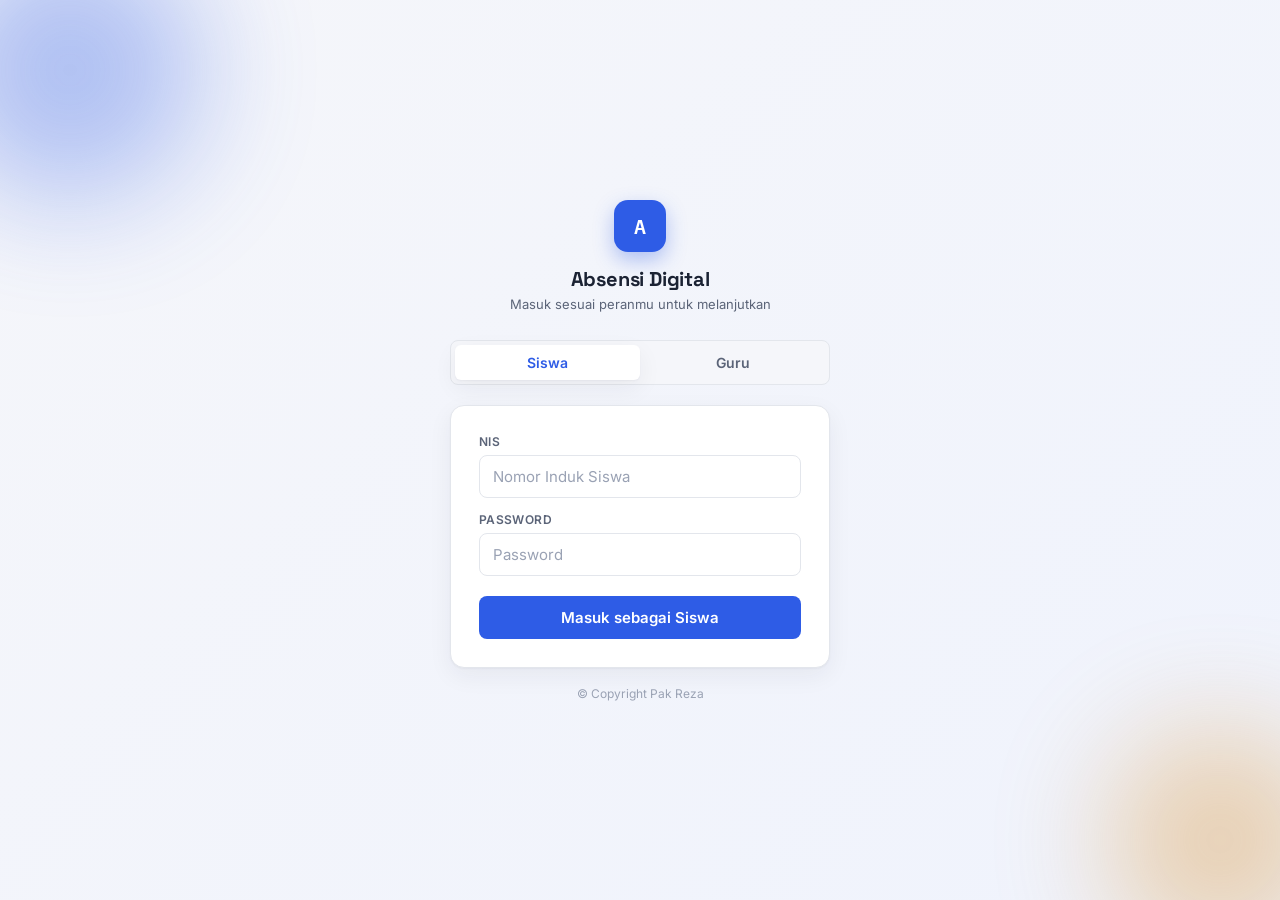
<file: dashboard-guru-enhanced.html>
<!DOCTYPE html>
<html lang="id">
<head>
<meta charset="UTF-8" />
<meta name="viewport" content="width=device-width, initial-scale=1.0" />
<title>Absensi - Dashboard Guru</title>
<link rel="preconnect" href="https://fonts.googleapis.com">
<link href="https://fonts.googleapis.com/css2?family=Space+Grotesk:wght@500;600;700&family=Inter:wght@400;500;600;700&family=IBM+Plex+Mono:wght@500;600&display=swap" rel="stylesheet">
<link rel="stylesheet" href="style.css" />
<style>
  /* ===== SOFT & MINIMAL PASTEL PALETTE ===== */
  :root {
    --bg: #fafbff;
    --surface: #ffffff;
    --border: #e8eaf2;
    --ink: #2c3e50;
    --ink-soft: #6b7280;
    --ink-faint: #a1aab9;

    /* Soft Pastel Accent Colors - 3 color theme */
    --accent-blue: #7c9cff;      /* soft blue */
    --accent-blue-light: #e8f0ff; /* very light blue bg */
    --accent-purple: #b89bff;     /* soft purple */
    --accent-purple-light: #f0ebff;
    --accent-green: #8ecf9a;      /* soft green */
    --accent-green-light: #ebf6f2;
    
    --primary: #7c9cff;
    --primary-dark: #5a7bd9;
    --primary-bg: #e8f0ff;

    --success: #8ecf9a;
    --success-bg: #ebf6f2;

    --danger: #ff9a9a;
    --danger-bg: #ffe8e8;

    --amber: #ffc266;
    --amber-bg: #fff5e6;

    --radius: 16px;
    --radius-sm: 12px;
    --shadow-sm: 0 2px 8px rgba(44, 62, 80, 0.06);
    --shadow: 0 4px 16px rgba(44, 62, 80, 0.08);
    --shadow-lg: 0 8px 24px rgba(44, 62, 80, 0.12);

    --font-display: 'Space Grotesk', sans-serif;
    --font-body: 'Inter', sans-serif;
    --font-mono: 'IBM Plex Mono', monospace;
  }

  body { display: flex; min-height: 100vh; background: var(--bg); }

  .sidebar {
    width: 220px; flex-shrink: 0; background: var(--surface);
    border-right: 1px solid var(--border); padding: 24px 14px;
    display: flex; flex-direction: column;
  }
  .sidebar .brand { font-family: var(--font-display); font-weight: 700; font-size: 16px; 
    padding: 6px 10px 24px; color: var(--ink); }
  .nav-item {
    display: block; width: 100%; text-align: left; background: none; border: none;
    padding: 10px 12px; border-radius: var(--radius-sm); font-size: 14px; font-weight: 500; 
    color: var(--ink-soft); margin-bottom: 4px; transition: all 0.2s ease;
    text-decoration: none; box-sizing: border-box; cursor: pointer;
  }
  .nav-item.active { background: var(--primary-bg); color: var(--primary); font-weight: 600; }
  .nav-item:hover:not(.active) { background: rgba(124, 156, 255, 0.08); color: var(--ink); }
  .sidebar-footer { margin-top: auto; padding-top: 16px; border-top: 1px solid var(--border); }
  .sidebar-footer .who { font-size: 13px; font-weight: 600; padding: 0 10px 8px; color: var(--ink); }
  .sidebar-footer .logout { color: var(--danger); }

  .main { flex: 1; padding: 32px 40px; max-width: 1400px; }
  
  /* ===== HEADER & CLOCK ===== */
  .page-header { display: flex; align-items: flex-start; justify-content: space-between; 
    margin-bottom: 32px; flex-wrap: wrap; gap: 20px; }
  .page-header-text h2 { font-size: 28px; font-weight: 700; color: var(--ink); margin: 0; }
  .page-header-text p { color: var(--ink-soft); font-size: 14px; margin-top: 4px; }
  .digital-clock {
    font-family: var(--font-mono); font-size: 32px; font-weight: 700;
    background: linear-gradient(135deg, #7c9cff 0%, #b89bff 100%);
    color: #fff; padding: 12px 20px; border-radius: var(--radius-sm);
    box-shadow: var(--shadow); text-align: center; min-width: 180px;
  }

  /* ===== STAT CARDS - ENHANCED ===== */
  .stat-grid { display: grid; grid-template-columns: repeat(auto-fit, minmax(200px, 1fr)); 
    gap: 18px; margin-bottom: 32px; }
  .stat-card {
    padding: 24px; border-radius: var(--radius); border: none;
    background: var(--surface); box-shadow: var(--shadow-sm);
    position: relative; overflow: hidden; transition: all 0.3s ease;
  }
  .stat-card:hover { transform: translateY(-2px); box-shadow: var(--shadow); }
  .skeleton {
    background: linear-gradient(90deg, #eef0f6 25%, #e2e5ee 50%, #eef0f6 75%);
    background-size: 200% 100%;
    animation: skeletonLoading 1.4s ease-in-out infinite;
    color: transparent !important;
    border-radius: 6px;
  }
  @keyframes skeletonLoading {
    0% { background-position: 200% 0; }
    100% { background-position: -200% 0; }
  }
  .stat-card.variant-blue { background: linear-gradient(135deg, var(--accent-blue-light) 0%, rgba(255,255,255,0.8) 100%); border-left: 4px solid var(--accent-blue); }
  .stat-card.variant-purple { background: linear-gradient(135deg, var(--accent-purple-light) 0%, rgba(255,255,255,0.8) 100%); border-left: 4px solid var(--accent-purple); }
  .stat-card.variant-green { background: linear-gradient(135deg, var(--accent-green-light) 0%, rgba(255,255,255,0.8) 100%); border-left: 4px solid var(--accent-green); }
  
  .stat-card-header { display: flex; align-items: flex-start; justify-content: space-between; margin-bottom: 12px; }
  .stat-label { font-size: 12px; color: var(--ink-soft); font-weight: 600; text-transform: uppercase; letter-spacing: 0.04em; }
  .stat-icon { font-size: 28px; opacity: 0.7; }
  .stat-value { font-family: var(--font-mono); font-size: 32px; font-weight: 700; color: var(--ink); margin: 8px 0; }
  .stat-trend { font-size: 12px; color: var(--ink-soft); margin-top: 8px; }
  .stat-trend.up { color: var(--success); }
  .stat-trend.down { color: var(--danger); }

  /* ===== CHART GRID ===== */
  .chart-grid { display: grid; grid-template-columns: repeat(auto-fit, minmax(320px, 1fr)); 
    gap: 20px; margin-bottom: 32px; }
  .chart-panel { padding: 24px; border-radius: var(--radius); background: var(--surface); 
    box-shadow: var(--shadow-sm); }
  .chart-panel h3 { font-size: 16px; font-weight: 600; color: var(--ink); margin: 0 0 16px 0; }
  .chart-container { width: 100%; height: 280px; }

  /* ===== LEADERBOARD ===== */
  .leaderboard-panel { padding: 24px; border-radius: var(--radius); background: var(--surface); 
    box-shadow: var(--shadow-sm); margin-bottom: 32px; }
  .leaderboard-panel h3 { font-size: 16px; font-weight: 600; color: var(--ink); margin: 0 0 20px 0; }
  .leaderboard-list { list-style: none; padding: 0; margin: 0; }
  .leaderboard-item { display: flex; align-items: center; gap: 12px; padding: 14px 0; 
    border-bottom: 1px solid var(--border); transition: all 0.2s ease; }
  .leaderboard-item:last-child { border-bottom: none; }
  .leaderboard-item:hover { background: rgba(124, 156, 255, 0.04); margin: 0 -12px; padding: 14px 12px; border-radius: 8px; }
  .rank-badge { display: flex; align-items: center; justify-content: center; width: 32px; height: 32px; 
    border-radius: 50%; font-weight: 700; font-size: 12px; flex-shrink: 0; }
  .rank-badge.rank-1 { background: linear-gradient(135deg, #ffc266, #ffb84d); color: #fff; }
  .rank-badge.rank-2 { background: linear-gradient(135deg, #c0c0c0, #a9a9a9); color: #fff; }
  .rank-badge.rank-3 { background: linear-gradient(135deg, #cd7f32, #b87333); color: #fff; }
  .rank-badge.other { background: var(--primary-bg); color: var(--primary); }
  .leaderboard-info { flex: 1; min-width: 0; }
  .leaderboard-kelas { font-size: 14px; font-weight: 600; color: var(--ink); }
  .leaderboard-stat { font-size: 12px; color: var(--ink-soft); margin-top: 2px; }
  .leaderboard-count { text-align: right; }
  .leaderboard-count .num { display: block; font-size: 16px; font-weight: 700; color: var(--ink); }
  .leaderboard-count .label { font-size: 11px; color: var(--ink-soft); }

  /* ===== DATA TABLE PANELS ===== */
  .panel { padding: 24px; margin-bottom: 24px; border-radius: var(--radius); 
    background: var(--surface); box-shadow: var(--shadow-sm); }
  .panel-head { display: flex; align-items: center; justify-content: space-between; 
    margin-bottom: 20px; flex-wrap: wrap; gap: 12px; }
  .panel-head h3 { font-size: 16px; font-weight: 600; color: var(--ink); margin: 0; }

  table { width: 100%; border-collapse: collapse; font-size: 13.5px; }
  th { text-align: left; color: var(--ink-soft); font-weight: 600; font-size: 12px; 
    text-transform: uppercase; letter-spacing: 0.02em; padding: 12px 10px; 
    border-bottom: 2px solid var(--border); background: rgba(124, 156, 255, 0.03); }
  td { padding: 12px 10px; border-bottom: 1px solid var(--border); }
  td.mono, th.mono { font-family: var(--font-mono); }
  tr:hover { background: rgba(124, 156, 255, 0.04); }
  tr:last-child td { border-bottom: none; }
  .empty-row td { text-align: center; color: var(--ink-faint); padding: 32px 24px; }

  /* ===== BADGES ===== */
  .badge {
    display: inline-flex; align-items: center; gap: 6px; padding: 4px 12px;
    border-radius: 999px; font-size: 11px; font-weight: 600; font-family: var(--font-mono);
  }
  .badge-success { background: var(--success-bg); color: var(--success); }
  .badge-danger { background: var(--danger-bg); color: var(--danger); }
  .badge-amber { background: var(--amber-bg); color: var(--amber); }
  .badge-purple { background: var(--accent-purple-light); color: var(--accent-purple); }
  .badge-idle { background: var(--bg); color: var(--ink-faint); border: 1px solid var(--border); }

  .status-actions { display: flex; gap: 6px; flex-wrap: wrap; }
  .status-btn {
    border: 1px solid var(--border); background: var(--surface); color: var(--ink-soft);
    padding: 5px 10px; border-radius: 8px; font-size: 12px; font-weight: 600; cursor: pointer;
    transition: all 0.15s ease;
  }
  .status-btn:hover { border-color: var(--primary); color: var(--primary); }
  .status-btn.active-hadir { background: var(--success-bg); color: var(--success); border-color: var(--success); }
  .status-btn.active-izin { background: var(--amber-bg); color: var(--amber); border-color: var(--amber); }
  .status-btn.active-sakit { background: var(--danger-bg); color: var(--danger); border-color: var(--danger); }
  .status-btn.active-alfa { background: var(--accent-purple-light); color: var(--accent-purple); border-color: var(--accent-purple); }

  .bulk-status-row {
    display: flex; align-items: center; gap: 10px; flex-wrap: wrap;
    background: var(--bg); border: 1px solid var(--border); border-radius: var(--radius-sm);
    padding: 10px 12px; margin-bottom: 14px;
  }
  .bulk-status-label { font-size: 13px; font-weight: 600; color: var(--ink); white-space: nowrap; }
  .bulk-status-row .status-btn { padding: 6px 12px; }
  .bulk-status-row .status-btn:disabled { opacity: 0.5; cursor: not-allowed; }
  .status-btn-clear { color: var(--danger); border-color: var(--danger-bg); }
  .status-btn-clear:hover { background: var(--danger-bg); border-color: var(--danger); }

  .status-check-group { display: flex; gap: 10px; flex-wrap: wrap; }
  .status-check {
    display: inline-flex; align-items: center; gap: 5px;
    border: 1px solid var(--border); background: var(--surface); color: var(--ink-soft);
    padding: 4px 9px 4px 7px; border-radius: 8px; font-size: 12px; font-weight: 600;
    cursor: pointer; transition: all 0.15s ease; user-select: none;
  }
  .status-check input[type="checkbox"] { margin: 0; cursor: pointer; }
  .status-check:hover { border-color: var(--primary); }
  .status-check.row-dirty { box-shadow: 0 0 0 2px rgba(0,0,0,0.03) inset; }
  .status-check.check-hadir.is-checked { background: var(--success-bg); color: var(--success); border-color: var(--success); }
  .status-check.check-izin.is-checked { background: var(--amber-bg); color: var(--amber); border-color: var(--amber); }
  .status-check.check-sakit.is-checked { background: var(--danger-bg); color: var(--danger); border-color: var(--danger); }
  .status-check.check-alfa.is-checked { background: var(--accent-purple-light); color: var(--accent-purple); border-color: var(--accent-purple); }

  .save-kehadiran-row {
    display: flex; align-items: center; justify-content: flex-end; gap: 14px;
    margin-top: 14px; padding-top: 14px; border-top: 1px solid var(--border);
  }
  .save-kehadiran-info { font-size: 13px; color: var(--ink-soft); }
  .save-kehadiran-info.has-changes { color: var(--primary); font-weight: 600; }
  #btnSimpanKehadiran:disabled { opacity: 0.5; cursor: not-allowed; }

  /* ===== FILTER & PAGINATION ===== */
  .filter-row { display: flex; gap: 12px; flex-wrap: wrap; margin-bottom: 16px; }
  .filter-row input, .filter-row select { width: auto; min-width: 140px; }

  /* ===== REKAP BULANAN ===== */
  .rekap-stats { display: grid; grid-template-columns: repeat(auto-fit, minmax(200px, 1fr)); gap: 14px; margin-bottom: 24px; }
  .rekap-stat-card { padding: 16px; border-radius: var(--radius-sm); background: var(--surface); box-shadow: var(--shadow-sm); border: 1px solid var(--border); }
  .rekap-stat-card .stat-label { font-size: 12px; color: var(--ink-soft); font-weight: 600; text-transform: uppercase; margin-bottom: 4px; }
  .rekap-stat-card .stat-value { font-size: 24px; font-weight: 700; color: var(--ink); }
  .rekap-stat-card .stat-sub { font-size: 12px; color: var(--ink-soft); margin-top: 4px; }
  .rekap-table th.col-num { width: 50px; text-align: center; }
  .rekap-table td.col-num { text-align: center; font-weight: 600; color: var(--ink-soft); }
  .progress-bar { width: 100%; height: 8px; background: var(--border); border-radius: 4px; margin-top: 6px; overflow: hidden; }
  .progress-fill { height: 100%; border-radius: 4px; transition: width 0.3s ease; }
  .progress-fill.high { background: var(--success); }
  .progress-fill.mid { background: var(--amber); }
  .progress-fill.low { background: var(--danger); }
  .persen-label { font-size: 12px; font-weight: 600; }
  .persen-label.high { color: var(--success); }
  .persen-label.mid { color: var(--amber); }
  .persen-label.low { color: var(--danger); }

  .pagination-bar {
    display: flex; align-items: center; justify-content: space-between;
    gap: 12px; flex-wrap: wrap;
    margin-top: 16px; padding-top: 16px;
    border-top: 1px solid var(--border);
  }
  .pagination-info { font-size: 12.5px; color: var(--ink-soft); }
  .pagination-controls { display: flex; align-items: center; gap: 8px; flex-wrap: wrap; }
  .pagination-controls .page-btn {
    min-width: 36px; height: 36px; padding: 0 8px;
    display: inline-flex; align-items: center; justify-content: center;
    background: var(--surface); border: 1px solid var(--border);
    border-radius: var(--radius-sm); font-size: 13px; font-weight: 600; 
    color: var(--ink-soft); transition: all 0.2s ease;
  }
  .pagination-controls .page-btn:hover:not(:disabled) { background: var(--primary-bg); color: var(--primary); border-color: var(--primary); }
  .pagination-controls .page-btn.active { background: var(--primary); border-color: var(--primary); color: #fff; }
  .pagination-controls select.page-size { width: auto; min-width: 0; padding: 8px 10px; font-size: 12.5px; }
  .pagination-pages { display: flex; align-items: center; gap: 4px; }

  /* ===== FORMS ===== */
  .form-grid { display: grid; grid-template-columns: repeat(auto-fit, minmax(150px,1fr)); gap: 12px; margin-bottom: 14px; }
  .form-actions { display: flex; gap: 10px; flex-wrap: wrap; }
  .btn-primary {
    background: linear-gradient(135deg, var(--primary) 0%, var(--primary-dark) 100%);
    color: #fff; font-weight: 600; font-size: 15px; padding: 12px 22px;
    border: none; border-radius: var(--radius-sm); cursor: pointer;
    transition: all 0.2s ease; box-shadow: var(--shadow-sm);
  }
  .btn-primary:hover:not(:disabled) { transform: translateY(-1px); box-shadow: var(--shadow); }
  .btn-ghost {
    background: transparent; color: var(--ink-soft); font-weight: 500; padding: 10px 16px;
    border: 1px solid var(--border); border-radius: var(--radius-sm);
    transition: all 0.2s ease;
  }
  .btn-ghost:hover { background: var(--primary-bg); color: var(--primary); border-color: var(--primary); }
  .btn-danger {
    background: var(--danger-bg); color: var(--danger); font-weight: 600;
    padding: 8px 14px; font-size: 13px; border: none; border-radius: var(--radius-sm);
    cursor: pointer; transition: all 0.2s ease;
  }
  .btn-danger:hover:not(:disabled) { background: var(--danger); color: #fff; }

  /* ===== HIDDEN & RESPONSIVE ===== */
  .hidden { display: none !important; }
  .import-actions { display: flex; gap: 10px; flex-wrap: wrap; margin-bottom: 14px; }
  .file-label { display: inline-block; }
  .row-actions { display: flex; gap: 6px; }
  .row-actions button { padding: 5px 10px; font-size: 12px; }

  /* ===== MOBILE TOPBAR & SIDEBAR ===== */
  .topbar-mobile { display: none; }
  .menu-toggle {
    width: 40px; height: 40px; flex-shrink: 0;
    display: flex; align-items: center; justify-content: center;
    background: var(--surface); border: 1px solid var(--border); border-radius: var(--radius-sm);
    font-size: 18px; line-height: 1; cursor: pointer; transition: all 0.2s ease;
  }
  .menu-toggle:hover { background: var(--primary-bg); color: var(--primary); }
  .sidebar-overlay { display: none; }

  @media (max-width: 860px) {
    body { flex-direction: column; }
    .topbar-mobile {
      display: flex; align-items: center; gap: 12px;
      padding: 16px 18px; background: var(--surface); border-bottom: 1px solid var(--border);
      position: sticky; top: 0; z-index: 30;
    }
    .topbar-mobile .brand { font-family: var(--font-display); font-weight: 700; font-size: 15px; color: var(--ink); }
    .sidebar {
      position: fixed; top: 0; left: 0; bottom: 0; width: 240px; z-index: 50;
      transform: translateX(-100%); transition: transform 0.22s ease;
    }
    .sidebar.open { transform: translateX(0); }
    .sidebar-overlay {
      display: block; position: fixed; inset: 0; background: rgba(44, 62, 80, 0.3);
      z-index: 40; opacity: 0; pointer-events: none; transition: opacity 0.2s ease;
    }
    .sidebar-overlay.show { opacity: 1; pointer-events: auto; }
    .main { padding: 24px 20px; max-width: 100%; }
    .stat-grid { grid-template-columns: repeat(2, 1fr); gap: 14px; }
    .chart-grid { grid-template-columns: 1fr; }
    .page-header { flex-direction: column; }
    .digital-clock { width: 100%; }
  }

  @media (max-width: 480px) {
    .main { padding: 16px 12px; }
    .stat-grid { grid-template-columns: 1fr; }
    .filter-row input, .filter-row select { min-width: 0; flex: 1 1 140px; }
    .pagination-bar { flex-direction: column; align-items: stretch; }
    .pagination-controls { justify-content: space-between; }
    .pagination-pages { order: -1; justify-content: center; flex: 1 1 100%; margin-bottom: 6px; }
    .chart-container { height: 220px; }
    .page-header-text h2 { font-size: 24px; }
    .digital-clock { font-size: 24px; padding: 10px 16px; min-width: auto; }
  }
</style>
</head>
<body>

<div class="topbar-mobile">
  <button class="menu-toggle" onclick="toggleSidebar()" aria-label="Buka menu">☰</button>
  <div class="brand">Absensi Digital</div>
</div>

<div class="sidebar-overlay" id="sidebarOverlay" onclick="closeSidebar()"></div>

<div class="sidebar" id="sidebar">
  <div class="brand">📋 Absensi Digital</div>
  <button class="nav-item active" data-view="overview" onclick="switchView('overview')">📊 Dashboard</button>
  <button class="nav-item" data-view="siswa" onclick="switchView('siswa')">👥 Data Siswa</button>
  <button class="nav-item" data-view="kehadiran" onclick="switchView('kehadiran')">✅ Tandai Kehadiran</button>
  <button class="nav-item" data-view="laporan" onclick="switchView('laporan')">📑 Laporan</button>
  <button class="nav-item" data-view="rekap" onclick="switchView('rekap')">📊 Rekap Bulanan</button>
  <a class="nav-item" href="admin.html">🔐 Kelola Akun Admin</a>
  <div class="sidebar-footer">
    <div class="who" id="namaGuru">-</div>
    <button class="nav-item logout" onclick="doLogout()">🚪 Keluar</button>
  </div>
</div>

<div class="main">

  <!-- ===== OVERVIEW ===== -->
  <div id="view-overview">
    <div class="page-header">
      <div class="page-header-text">
        <h2>Dashboard</h2>
        <p>Ringkasan presensi dan statistik kehadiran terkini</p>
      </div>
      <div class="digital-clock" id="digitalClock">08:30:45</div>
    </div>

    <!-- STAT CARDS -->
    <div class="stat-grid">
      <div class="card stat-card variant-blue">
        <div class="stat-card-header">
          <div class="stat-label">Total Siswa</div>
          <div class="stat-icon">👥</div>
        </div>
        <div class="stat-value" id="statTotalSiswa">-</div>
        <div class="stat-trend">Terdaftar dalam sistem</div>
      </div>

      <div class="card stat-card variant-green">
        <div class="stat-card-header">
          <div class="stat-label">Check-in TIK Hari Ini</div>
          <div class="stat-icon">✅</div>
        </div>
        <div class="stat-value" id="statTIK">-</div>
        <div class="stat-trend" id="trendTIK">Dari total siswa</div>
      </div>

      <div class="card stat-card variant-purple">
        <div class="stat-card-header">
          <div class="stat-label">Check-in KKA Hari Ini</div>
          <div class="stat-icon">☑️</div>
        </div>
        <div class="stat-value" id="statKKA">-</div>
        <div class="stat-trend" id="trendKKA">Dari total siswa</div>
      </div>
    </div>

    <!-- CHARTS -->
    <div class="chart-grid">
      <div class="chart-panel">
        <h3>📊 Attendance Trend (7 Hari Terakhir)</h3>
        <div class="chart-container" id="attendanceChart"></div>
      </div>

      <div class="chart-panel">
        <h3>🥧 Status Absensi Hari Ini</h3>
        <div class="chart-container" id="statusChart"></div>
      </div>
    </div>

    <!-- LEADERBOARD -->
    <div class="leaderboard-panel">
      <h3>🏆 Top Kelas Berdasarkan Kehadiran</h3>
      <ul class="leaderboard-list" id="leaderboardList">
        <li class="leaderboard-item">
          <div class="rank-badge other">-</div>
          <div class="leaderboard-info">
            <div class="leaderboard-kelas">Memuat...</div>
            <div class="leaderboard-stat">Silakan tunggu</div>
          </div>
        </li>
      </ul>
    </div>

    <!-- RECENT ACTIVITY -->
    <div class="card panel">
      <div class="panel-head"><h3>📋 Aktivitas Terbaru</h3></div>
      <div class="table-wrap">
        <table>
          <thead><tr><th>Nama</th><th>Kelas</th><th>Mapel</th><th class="mono">Waktu</th></tr></thead>
          <tbody id="tblAktivitas"><tr class="empty-row"><td colspan="4">Memuat...</td></tr></tbody>
        </table>
      </div>
    </div>
  </div>

  <!-- ===== DATA SISWA ===== -->
  <div id="view-siswa" class="hidden">
    <div class="page-header">
      <div class="page-header-text">
        <h2>Data Siswa</h2>
        <p>Kelola akun dan data siswa terdaftar</p>
      </div>
    </div>

    <div class="card panel">
      <div class="panel-head"><h3>📥 Import / Export Data Siswa</h3></div>
      <p style="color:var(--ink-soft);font-size:13px;margin-bottom:14px;">
        Export template dulu untuk tahu format kolom yang benar, isi datanya, lalu import kembali.
      </p>
      <div class="import-actions">
        <button class="btn-ghost" onclick="downloadTemplate()">📥 Export Template CSV</button>
        <label class="btn-primary file-label">
          📤 Import dari CSV
          <input type="file" id="csvFileInput" accept=".csv" hidden onchange="handleCSVSelect(event)" />
        </label>
      </div>
      <div id="importPreviewWrap" class="hidden">
        <p class="import-summary" id="importSummary" style="font-size:13px;color:var(--ink-soft);margin-bottom:10px;"></p>
        <div class="table-wrap">
          <table>
            <thead><tr><th>Baris</th><th class="mono">NIS</th><th>Nama</th><th>Kelas</th><th>Status</th></tr></thead>
            <tbody id="tblImportPreview"></tbody>
          </table>
        </div>
        <div class="form-actions" style="margin-top:14px">
          <button class="btn-primary" id="btnConfirmImport" onclick="confirmImport()">Import</button>
          <button class="btn-ghost" onclick="cancelImportPreview()">Batal</button>
        </div>
      </div>
    </div>

    <div class="card panel">
      <div class="panel-head"><h3 id="formSiswaTitle">➕ Tambah Siswa</h3></div>
      <form id="formSiswa" onsubmit="return submitSiswaForm(event)">
        <input type="hidden" id="editId" value="" />
        <div class="form-grid">
          <input id="fNis" placeholder="NIS" required />
          <input id="fNama" placeholder="Nama lengkap" required />
          <input id="fKelas" placeholder="Kelas (mis. X TKJ 1)" required />
          <input id="fPassword" type="password" placeholder="Password (kosongkan jika tidak ganti)" />
        </div>
        <div class="form-actions">
          <button class="btn-primary" type="submit" id="btnSubmitSiswa">Simpan</button>
          <button class="btn-ghost hidden" type="button" id="btnCancelEdit" onclick="cancelEdit()">Batal</button>
        </div>
      </form>
    </div>

    <div class="card panel">
      <div class="panel-head">
        <h3>👥 Daftar Siswa</h3>
      </div>
      <div class="filter-row">
        <input style="max-width:220px" id="cariSiswa" placeholder="Cari nama/NIS..." oninput="onSiswaFilterChange()" />
        <select id="fltKelasSiswa" onchange="onSiswaFilterChange()">
          <option value="">Semua Kelas</option>
        </select>
      </div>
      <div class="table-wrap">
        <table>
          <thead><tr><th class="mono">NIS</th><th>Nama</th><th>Kelas</th><th>Aksi</th></tr></thead>
          <tbody id="tblSiswa"><tr class="empty-row"><td colspan="4">Memuat...</td></tr></tbody>
        </table>
      </div>
      <div class="pagination-bar">
        <div class="pagination-info" id="siswaPageInfo"></div>
        <div class="pagination-controls">
          <select class="page-size" id="siswaPageSize" onchange="onSiswaPageSizeChange()">
            <option value="10">10 / halaman</option>
            <option value="25">25 / halaman</option>
            <option value="50">50 / halaman</option>
          </select>
          <div class="pagination-pages" id="siswaPagePages"></div>
          <button type="button" class="page-btn" id="siswaPrevBtn" onclick="goSiswaPage(siswaPage - 1)" aria-label="Halaman sebelumnya">‹</button>
          <button type="button" class="page-btn" id="siswaNextBtn" onclick="goSiswaPage(siswaPage + 1)" aria-label="Halaman berikutnya">›</button>
        </div>
      </div>
    </div>
  </div>

  <!-- ===== TANDAI KEHADIRAN ===== -->
  <div id="view-kehadiran" class="hidden">
    <div class="page-header">
      <div class="page-header-text">
        <h2>Tandai Kehadiran</h2>
        <p>Tandai Izin/Sakit/Alfa untuk siswa yang tidak check-in sendiri, atau koreksi status yang salah</p>
      </div>
    </div>
    <div class="card panel">
      <div class="filter-row">
        <input type="date" id="khTanggal" />
        <select id="khMapel">
          <option value="TIK">TIK</option>
          <option value="KKA">KKA</option>
        </select>
        <select id="khKelas">
          <option value="">Semua Kelas</option>
        </select>
        <button class="btn-primary" onclick="loadKehadiran()">🔍 Tampilkan</button>
      </div>
      <p style="font-size:13px;color:var(--ink-soft);margin-bottom:14px;">
        Siswa yang belum check-in sendiri tampil dengan status <span class="badge badge-idle">Belum ditandai</span>.
        Centang salah satu checkbox status per siswa, lalu klik <strong>Simpan Perubahan</strong> untuk menyimpannya.
      </p>
      <div class="bulk-status-row" id="bulkStatusRow" style="display:none;">
        <span class="bulk-status-label">Tandai Semua:</span>
        <div class="status-actions">
          <button type="button" class="status-btn" onclick="setStatusBulk('Hadir')">Hadir</button>
          <button type="button" class="status-btn" onclick="setStatusBulk('Izin')">Izin</button>
          <button type="button" class="status-btn" onclick="setStatusBulk('Sakit')">Sakit</button>
          <button type="button" class="status-btn" onclick="setStatusBulk('Alfa')">Alfa</button>
          <button type="button" class="status-btn status-btn-clear" onclick="uncheckAllKehadiran()">✕ Hapus Semua Tanda</button>
        </div>
      </div>
      <div class="table-wrap">
        <table>
          <thead><tr><th>Nama</th><th>Kelas</th><th>Status Saat Ini</th><th>Tandai Sebagai</th></tr></thead>
          <tbody id="tblKehadiran"><tr class="empty-row"><td colspan="4">Pilih tanggal &amp; mapel lalu klik Tampilkan</td></tr></tbody>
        </table>
      </div>
      <div class="save-kehadiran-row" id="saveKehadiranRow" style="display:none;">
        <span class="save-kehadiran-info" id="saveKehadiranInfo">Belum ada perubahan</span>
        <button type="button" class="btn-primary" id="btnSimpanKehadiran" onclick="simpanKehadiran()" disabled>💾 Simpan Perubahan</button>
      </div>
    </div>
  </div>

  <!-- ===== LAPORAN ===== -->
  <div id="view-laporan" class="hidden">
    <div class="page-header">
      <div class="page-header-text">
        <h2>Laporan Absensi</h2>
        <p>Filter dan lihat rekap check-in siswa secara detail</p>
      </div>
    </div>
    <div class="card panel">
      <div class="filter-row">
        <input type="date" id="fltMulai" />
        <input type="date" id="fltSelesai" />
        <input id="fltKelas" placeholder="Filter kelas" />
        <select id="fltMapel">
          <option value="">Semua Mapel</option>
          <option value="TIK">TIK</option>
          <option value="KKA">KKA</option>
        </select>
        <button class="btn-primary" onclick="loadLaporan()">🔍 Terapkan Filter</button>
        <button class="btn-ghost" onclick="exportCSV()">📊 Export CSV</button>
      </div>
      <div class="table-wrap">
        <table>
          <thead><tr><th class="mono">Tanggal</th><th class="mono">Waktu</th><th>Nama</th><th>Kelas</th><th>Mapel</th><th>Status</th></tr></thead>
          <tbody id="tblLaporan"><tr class="empty-row"><td colspan="6">Pilih rentang tanggal lalu klik Terapkan</td></tr></tbody>
        </table>
      </div>
      <div class="pagination-bar">
        <div class="pagination-info" id="laporanPageInfo"></div>
        <div class="pagination-controls">
          <select class="page-size" id="laporanPageSize" onchange="onLaporanPageSizeChange()">
            <option value="10">10 / halaman</option>
            <option value="25">25 / halaman</option>
            <option value="50">50 / halaman</option>
          </select>
          <div class="pagination-pages" id="laporanPagePages"></div>
          <button type="button" class="page-btn" id="laporanPrevBtn" onclick="goLaporanPage(laporanPage - 1)" aria-label="Halaman sebelumnya">‹</button>
          <button type="button" class="page-btn" id="laporanNextBtn" onclick="goLaporanPage(laporanPage + 1)" aria-label="Halaman berikutnya">›</button>
        </div>
      </div>
    </div>
  </div>

  <!-- ===== REKAP BULANAN ===== -->
  <section id="view-rekap" class="hidden">
    <div class="page-header">
      <div class="page-header-text">
        <h2>Rekap Bulanan</h2>
        <p>Ringkasan persentase kehadiran siswa per bulan</p>
      </div>
    </div>
    <div class="card panel">
      <div class="filter-row">
        <select id="rekapBulan">
          <option value="1">Januari</option>
          <option value="2">Februari</option>
          <option value="3">Maret</option>
          <option value="4">April</option>
          <option value="5">Mei</option>
          <option value="6">Juni</option>
          <option value="7">Juli</option>
          <option value="8">Agustus</option>
          <option value="9">September</option>
          <option value="10">Oktober</option>
          <option value="11">November</option>
          <option value="12">Desember</option>
        </select>
        <input type="number" id="rekapTahun" min="2000" max="2100" />
        <select id="rekapKelas">
          <option value="">Semua Kelas</option>
        </select>
        <button class="btn-primary" onclick="loadRekapBulanan()">🔍 Tampilkan</button>
        <button class="btn-ghost" onclick="exportRekapCSV()">📊 Export CSV</button>
      </div>
      
      <div class="rekap-stats" id="rekapStatsWrap" style="display:none">
        <div class="rekap-stat-card">
          <div class="stat-label">Total Siswa</div>
          <div class="stat-value" id="rekapStatTotal">-</div>
        </div>
        <div class="rekap-stat-card">
          <div class="stat-label">Rata-rata Kehadiran</div>
          <div class="stat-value" id="rekapStatRata">-</div>
        </div>
        <div class="rekap-stat-card">
          <div class="stat-label">Kehadiran Tertinggi</div>
          <div class="stat-value" id="rekapStatTinggiVal">-</div>
          <div class="stat-sub" id="rekapStatTinggiNama">-</div>
        </div>
        <div class="rekap-stat-card">
          <div class="stat-label">Kehadiran Terendah</div>
          <div class="stat-value" id="rekapStatRendahVal">-</div>
          <div class="stat-sub" id="rekapStatRendahNama">-</div>
        </div>
      </div>

      <div class="table-wrap">
        <table class="rekap-table">
          <thead>
            <tr>
              <th class="col-num">No</th>
              <th style="cursor:pointer" onclick="sortRekap('nama')">Nama ↕</th>
              <th style="cursor:pointer" onclick="sortRekap('kelas')">Kelas ↕</th>
              <th>TIK (H/I/S/A/%)</th>
              <th>KKA (H/I/S/A/%)</th>
              <th class="col-persen" style="cursor:pointer" onclick="sortRekap('persen_total')">Total % ↕</th>
            </tr>
          </thead>
          <tbody id="tblRekap">
            <tr class="empty-row"><td colspan="6">Pilih filter dan klik Tampilkan</td></tr>
          </tbody>
        </table>
      </div>
    </div>
  </section>

</div>

<div class="toast" id="toast"></div>

<script src="config.js"></script>
<script>
  let siswaCache = [];
  let laporanCache = [];
  let siswaPage = 1;
  let laporanPage = 1;

  // ===== DIGITAL CLOCK =====
  function updateClock() {
    const now = new Date();
    const hh = String(now.getHours()).padStart(2, '0');
    const mm = String(now.getMinutes()).padStart(2, '0');
    const ss = String(now.getSeconds()).padStart(2, '0');
    document.getElementById('digitalClock').textContent = `${hh}:${mm}:${ss}`;
  }
  setInterval(updateClock, 1000);

  // ===== UTILITY FUNCTIONS =====
  function escapeHtml(value) {
    if (value === null || value === undefined) return '';
    return String(value)
      .replace(/&/g, '&amp;')
      .replace(/</g, '&lt;')
      .replace(/>/g, '&gt;')
      .replace(/"/g, '&quot;')
      .replace(/'/g, '&#39;');
  }

  function switchView(view) {
    ['overview','siswa','kehadiran','laporan','rekap'].forEach((v) => {
      document.getElementById('view-' + v).classList.toggle('hidden', v !== view);
      const navItem = document.querySelector(`.nav-item[data-view="${v}"]`);
      if (navItem) navItem.classList.toggle('active', v === view);
    });
    if (view === 'siswa' && siswaCache.length === 0) loadSiswa();
    if (view === 'laporan') {
      const today = new Date().toISOString().slice(0,10);
      if (!document.getElementById('fltMulai').value) document.getElementById('fltMulai').value = today;
      if (!document.getElementById('fltSelesai').value) document.getElementById('fltSelesai').value = today;
    }
    if (view === 'kehadiran') {
      const today = new Date().toISOString().slice(0,10);
      if (!document.getElementById('khTanggal').value) document.getElementById('khTanggal').value = today;
      populateKelasFilterKehadiran();
      if (siswaCache.length === 0) loadSiswa().then(populateKelasFilterKehadiran);
    }
    if (view === 'rekap') {
      const now = new Date();
      if (!document.getElementById('rekapTahun').value) {
        document.getElementById('rekapBulan').value = now.getMonth() + 1;
        document.getElementById('rekapTahun').value = now.getFullYear();
      }
      populateKelasFilterRekap();
      if (siswaCache.length === 0) loadSiswa().then(populateKelasFilterRekap);
    }
    closeSidebar();
  }

  function populateKelasFilterKehadiran() {
    const select = document.getElementById('khKelas');
    const current = select.value;
    const kelasUnik = Array.from(new Set(siswaCache.map(s => String(s.kelas)).filter(Boolean))).sort((a, b) => a.localeCompare(b, 'id'));
    select.innerHTML = '<option value="">Semua Kelas</option>' +
      kelasUnik.map(k => `<option value="${escapeHtml(k)}">${escapeHtml(k)}</option>`).join('');
    if (kelasUnik.includes(current)) select.value = current;
  }

  function toggleSidebar() {
    document.getElementById('sidebar').classList.toggle('open');
    document.getElementById('sidebarOverlay').classList.toggle('show');
  }

  function closeSidebar() {
    document.getElementById('sidebar').classList.remove('open');
    document.getElementById('sidebarOverlay').classList.remove('show');
  }

  function showToast(msg, type) {
    const el = document.getElementById('toast');
    el.textContent = msg;
    el.className = 'toast show ' + (type || '');
    setTimeout(() => { el.className = 'toast'; }, 3200);
  }

  // ===== PAGINATION HELPER =====
  function renderPaginationBar({ infoId, pagesId, prevId, nextId, page, pageSize, totalItems, onGoPageName }) {
    const totalPages = Math.max(1, Math.ceil(totalItems / pageSize));
    const safePage = Math.min(Math.max(1, page), totalPages);
    const start = totalItems === 0 ? 0 : (safePage - 1) * pageSize + 1;
    const end = Math.min(safePage * pageSize, totalItems);

    document.getElementById(infoId).textContent =
      totalItems === 0 ? 'Tidak ada data' : `Menampilkan ${start}-${end} dari ${totalItems}`;

    const pagesEl = document.getElementById(pagesId);
    let pageNumbers = [];
    if (totalPages <= 5) {
      pageNumbers = Array.from({ length: totalPages }, (_, i) => i + 1);
    } else {
      let from = Math.max(1, safePage - 2);
      let to = Math.min(totalPages, from + 4);
      from = Math.max(1, to - 4);
      pageNumbers = Array.from({ length: to - from + 1 }, (_, i) => from + i);
    }
    pagesEl.innerHTML = pageNumbers.map(p => `
      <button type="button" class="page-btn${p === safePage ? ' active' : ''}" onclick="${onGoPageName}(${p})">${p}</button>
    `).join('');

    const prevBtn = document.getElementById(prevId);
    const nextBtn = document.getElementById(nextId);
    prevBtn.disabled = safePage <= 1;
    nextBtn.disabled = safePage >= totalPages;

    return safePage;
  }

  // ===== OVERVIEW =====
  function showOverviewSkeleton() {
    ['statTotalSiswa', 'statTIK', 'statKKA'].forEach(id => {
      const el = document.getElementById(id);
      el.textContent = '000';
      el.classList.add('skeleton');
    });
  }

  function renderOverview(siswaRes, laporanRes) {
    ['statTotalSiswa', 'statTIK', 'statKKA'].forEach(id => document.getElementById(id).classList.remove('skeleton'));

    if (siswaRes.ok) {
      document.getElementById('statTotalSiswa').textContent = siswaRes.data.length;
    }

    if (laporanRes.ok) {
      const allData = laporanRes.data; // cakupan 7 hari terakhir (untuk chart tren)
      const today = new Date().toISOString().slice(0,10);
      const todayData = allData.filter(r => r.tanggal === today); // khusus hari ini (untuk kartu/pie/leaderboard/aktivitas)

      const tikCount = todayData.filter(r => r.mapel === 'TIK').length;
      const kkaCount = todayData.filter(r => r.mapel === 'KKA').length;
      const total = siswaRes.ok ? siswaRes.data.length : 0;

      document.getElementById('statTIK').textContent = tikCount;
      document.getElementById('statKKA').textContent = kkaCount;
      document.getElementById('trendTIK').textContent = `${total > 0 ? Math.round(tikCount/total*100) : 0}% dari total`;
      document.getElementById('trendKKA').textContent = `${total > 0 ? Math.round(kkaCount/total*100) : 0}% dari total`;

      renderAttendanceChart(allData);   // BARU: pakai data 7 hari, bukan cuma hari ini
      renderStatusChart(todayData);
      renderLeaderboard(todayData, siswaRes.ok ? siswaRes.data : []);

      const tbody = document.getElementById('tblAktivitas');
      const recent = todayData.slice(0, 8);
      tbody.innerHTML = recent.length ? recent.map(r => `
        <tr><td>${escapeHtml(r.nama_siswa)}</td><td>${escapeHtml(r.kelas)}</td><td>${escapeHtml(r.mapel)}</td><td class="mono">${escapeHtml(r.waktu)}</td></tr>
      `).join('') : '<tr class="empty-row"><td colspan="4">Belum ada aktivitas hari ini</td></tr>';
    }
  }

  // BARU: pakai cache -- kunjungan pertama tetap nunggu API (skeleton tampil),
  // tapi kunjungan berikutnya data lama muncul INSTAN sambil di-update diam-diam
  // di belakang layar begitu data terbaru datang dari server.
  async function loadOverview() {
    const today = new Date().toISOString().slice(0,10);
    const sevenDaysAgoDate = new Date();
    sevenDaysAgoDate.setDate(sevenDaysAgoDate.getDate() - 6);
    const startDate = sevenDaysAgoDate.toISOString().slice(0,10);
    const token = getToken();

    const cachedSiswa = getCached('cache_siswa_list');
    const cachedLaporan = getCached('cache_overview_v2');

    if (cachedSiswa && cachedLaporan) {
      renderOverview(cachedSiswa, cachedLaporan); // instan dari cache
    } else {
      showOverviewSkeleton();
    }

    // OPTIMASI: dulu getSiswaList + getLaporan dipanggil sebagai 2 action
    // Apps Script TERPISAH lewat Promise.all. Paralel di sisi browser tidak
    // banyak membantu karena tiap request Apps Script tetap kena overhead
    // redirect ~1-1.5 detik masing-masing, dan keduanya baru mulai SETELAH
    // checkSession di init() selesai -- jadi totalnya 2 round-trip berurutan.
    // Sekarang digabung jadi 1 action 'getOverview' (lihat Code.gs), plus
    // init() menjalankan checkSession BERSAMAAN dengan loadOverview() ini
    // (bukan menunggu checkSession selesai dulu). FIX: tetap ambil rentang
    // 7 hari (bukan cuma hari ini) supaya chart "Attendance Trend (7 Hari
    // Terakhir)" berisi data 7 hari, bukan 1 batang terisi + 6 batang kosong.
    const overviewRes = await apiPost('getOverview', { token, tanggal_mulai: startDate, tanggal_selesai: today });

    if (!overviewRes.ok) {
      renderOverview({ ok: false }, { ok: false });
      return;
    }

    const siswaRes = overviewRes.siswa;
    const laporanRes = overviewRes.laporan;

    if (siswaRes.ok) setCached('cache_siswa_list', siswaRes);
    if (laporanRes.ok) setCached('cache_overview_v2', laporanRes);

    renderOverview(siswaRes, laporanRes);
  }

  // ===== CHARTS =====
  function renderAttendanceChart(data) {
    // Kelompok data per jam untuk 7 hari terakhir
    const chartData = [];
    for (let i = 6; i >= 0; i--) {
      const d = new Date();
      d.setDate(d.getDate() - i);
      const date = d.toISOString().slice(0, 10);
      const shortDate = d.toLocaleDateString('id-ID', { weekday: 'short', day: '2-digit' }).split(' ').join('-');
      const count = data.filter(r => r.tanggal === date).length;
      chartData.push({ name: shortDate, hadir: count });
    }

    const container = document.getElementById('attendanceChart');
    container.innerHTML = `
      <svg viewBox="0 0 600 300" xmlns="http://www.w3.org/2000/svg" style="width:100%; height:100%;">
        <defs>
          <linearGradient id="barGradient" x1="0%" y1="0%" x2="0%" y2="100%">
            <stop offset="0%" style="stop-color:#7c9cff;stop-opacity:0.8" />
            <stop offset="100%" style="stop-color:#7c9cff;stop-opacity:0.3" />
          </linearGradient>
        </defs>
        <text x="10" y="25" font-size="14" font-weight="600" fill="#2c3e50">Kehadiran per Hari</text>
        <line x1="60" y1="260" x2="570" y2="260" stroke="#e8eaf2" stroke-width="1"/>
        <line x1="60" y1="50" x2="60" y2="260" stroke="#e8eaf2" stroke-width="1"/>
        ${chartData.map((d, i) => {
          const x = 80 + i * 70;
          const maxCount = Math.max(...chartData.map(c => c.hadir), 10);
          const barHeight = (d.hadir / maxCount) * 180;
          return `
            <rect x="${x}" y="${260 - barHeight}" width="50" height="${barHeight}" fill="url(#barGradient)" rx="4"/>
            <text x="${x + 25}" y="280" font-size="11" text-anchor="middle" fill="#6b7280">${d.name}</text>
            <text x="${x + 25}" y="${250 - barHeight}" font-size="12" font-weight="600" text-anchor="middle" fill="#2c3e50">${d.hadir}</text>
          `;
        }).join('')}
      </svg>
    `;
  }

  function renderStatusChart(data) {
    const hadir = data.filter(r => r.status === 'Hadir').length;
    const izin = data.filter(r => r.status === 'Izin').length;
    const sakit = data.filter(r => r.status === 'Sakit').length;
    const alfa = data.filter(r => r.status === 'Alfa').length;
    const total = hadir + izin + sakit + alfa || 1;

    const colors = ['#8ecf9a', '#ffc266', '#ff9a9a', '#b89bff'];
    const labels = ['Hadir', 'Izin', 'Sakit', 'Alfa'];
    const values = [hadir, izin, sakit, alfa];
    const percentages = values.map(v => ((v / total) * 100).toFixed(1));

    const pieData = values.map((v, i) => ({ angle: (v / total) * 360 }));
    let currentAngle = -90;
    const arcs = pieData.map((p, i) => {
      const startAngle = currentAngle;
      const endAngle = currentAngle + p.angle;
      currentAngle = endAngle;
      const startRad = (startAngle * Math.PI) / 180;
      const endRad = (endAngle * Math.PI) / 180;
      const x1 = 150 + 60 * Math.cos(startRad);
      const y1 = 150 + 60 * Math.sin(startRad);
      const x2 = 150 + 60 * Math.cos(endRad);
      const y2 = 150 + 60 * Math.sin(endRad);
      const largeArc = p.angle > 180 ? 1 : 0;
      return { path: `M 150 150 L ${x1} ${y1} A 60 60 0 ${largeArc} 1 ${x2} ${y2} Z`, color: colors[i] };
    });

    const container = document.getElementById('statusChart');
    container.innerHTML = `
      <svg viewBox="0 0 350 300" xmlns="http://www.w3.org/2000/svg" style="width:100%; height:100%;">
        <text x="10" y="25" font-size="14" font-weight="600" fill="#2c3e50">Distribusi Status</text>
        ${arcs.map((arc, i) => `<path d="${arc.path}" fill="${arc.color}" opacity="0.85"/>`).join('')}
        ${labels.map((label, i) => {
          const y = 70 + i * 35;
          return `
            <rect x="220" y="${y - 12}" width="14" height="14" fill="${colors[i]}" rx="2"/>
            <text x="240" y="${y + 2}" font-size="12" font-weight="500" fill="#2c3e50">${label}</text>
            <text x="320" y="${y + 2}" font-size="11" font-weight="600" fill="#6b7280">${percentages[i]}%</text>
          `;
        }).join('')}
      </svg>
    `;
  }

  // Jumlah mapel yang wajib diabsen per siswa per hari (TIK & KKA) -- dipakai
  // sebagai penyebut saat menghitung persentase kehadiran per kelas.
  const MAPEL_COUNT_FE = 2;

  function renderLeaderboard(data, siswaRoster) {
    // PERUBAHAN: sebelumnya leaderboard cuma menjumlah SEMUA baris Absensi
    // per kelas (apa pun statusnya), jadi kelas dengan siswa lebih banyak
    // otomatis unggul meski persentase kehadirannya lebih rendah. Sekarang
    // dihitung sebagai PERSENTASE: (jumlah status "Hadir" hari ini) dibagi
    // (jumlah siswa di kelas itu x jumlah mapel wajib), supaya kelas kecil
    // dan kelas besar bisa dibandingkan secara adil.
    const totalSiswaPerKelas = {};
    (siswaRoster || []).forEach(s => {
      totalSiswaPerKelas[s.kelas] = (totalSiswaPerKelas[s.kelas] || 0) + 1;
    });

    const hadirPerKelas = {};
    data.forEach(r => {
      if (r.status !== 'Hadir') return; // cuma status Hadir yang dihitung "kehadiran"
      hadirPerKelas[r.kelas] = (hadirPerKelas[r.kelas] || 0) + 1;
    });

    const kelasList = Object.keys(totalSiswaPerKelas).length
      ? Object.keys(totalSiswaPerKelas)
      : Object.keys(hadirPerKelas); // fallback kalau roster siswa belum termuat

    const sorted = kelasList
      .map(kelas => {
        const totalSiswa = totalSiswaPerKelas[kelas] || 0;
        const totalSlot = totalSiswa * MAPEL_COUNT_FE;
        const hadir = hadirPerKelas[kelas] || 0;
        const persen = totalSlot > 0 ? Math.round((hadir / totalSlot) * 100) : 0;
        return { kelas, hadir, totalSiswa, totalSlot, persen };
      })
      .sort((a, b) => b.persen - a.persen || b.hadir - a.hadir);

    const html = sorted.map((item, idx) => {
      let rankClass = 'other';
      if (idx === 0) rankClass = 'rank-1';
      else if (idx === 1) rankClass = 'rank-2';
      else if (idx === 2) rankClass = 'rank-3';
      const medals = ['🥇', '🥈', '🥉'];
      const medal = idx < 3 ? medals[idx] : (idx + 1);
      return `
        <li class="leaderboard-item">
          <div class="rank-badge ${rankClass}">${medal}</div>
          <div class="leaderboard-info">
            <div class="leaderboard-kelas">${escapeHtml(item.kelas)}</div>
            <div class="leaderboard-stat">${item.hadir} dari ${item.totalSlot} slot hadir (${item.totalSiswa} siswa × ${MAPEL_COUNT_FE} mapel)</div>
          </div>
          <div class="leaderboard-count">
            <span class="num">${item.persen}%</span>
            <span class="label">kehadiran</span>
          </div>
        </li>
      `;
    }).join('');

    document.getElementById('leaderboardList').innerHTML = html || `
      <li class="leaderboard-item">
        <div class="rank-badge other">-</div>
        <div class="leaderboard-info">
          <div class="leaderboard-kelas">Belum ada data</div>
          <div class="leaderboard-stat">Check-in siswa akan tampil di sini</div>
        </div>
      </li>
    `;
  }

  // ===== DATA SISWA =====
  async function loadSiswa() {
    try {
      const res = await apiPost('getSiswaList', { token: getToken() });
      if (res.ok) {
        siswaCache = res.data;
        populateKelasFilterSiswa();
        renderSiswaTable();
      } else {
        document.getElementById('tblSiswa').innerHTML =
          `<tr class="empty-row"><td colspan="4">Gagal memuat: ${escapeHtml(res.error || 'terjadi kesalahan')}</td></tr>`;
        showToast(res.error || 'Gagal memuat daftar siswa', 'error');
        if (/session/i.test(res.error || '')) {
          setTimeout(() => { clearSession(); window.location.href = 'index.html'; }, 1500);
        }
      }
    } catch (err) {
      document.getElementById('tblSiswa').innerHTML =
        `<tr class="empty-row"><td colspan="4">Gagal terhubung ke server: ${escapeHtml(err.message)}</td></tr>`;
      showToast('Gagal terhubung ke server', 'error');
    }
  }

  function populateKelasFilterSiswa() {
    const select = document.getElementById('fltKelasSiswa');
    const current = select.value;
    const kelasUnik = Array.from(new Set(siswaCache.map(s => String(s.kelas)).filter(Boolean))).sort((a, b) => a.localeCompare(b, 'id'));
    select.innerHTML = '<option value="">Semua Kelas</option>' +
      kelasUnik.map(k => `<option value="${escapeHtml(k)}">${escapeHtml(k)}</option>`).join('');
    if (kelasUnik.includes(current)) select.value = current;
  }

  function onSiswaFilterChange() {
    siswaPage = 1;
    renderSiswaTable();
  }

  function onSiswaPageSizeChange() {
    siswaPage = 1;
    renderSiswaTable();
  }

  function goSiswaPage(p) {
    siswaPage = p;
    renderSiswaTable();
  }

  function renderSiswaTable() {
    const q = document.getElementById('cariSiswa').value.toLowerCase();
    const kelasFilter = document.getElementById('fltKelasSiswa').value;
    const filtered = siswaCache.filter(s =>
      (!q || s.nama.toLowerCase().includes(q) || String(s.nis).includes(q)) &&
      (!kelasFilter || String(s.kelas) === kelasFilter)
    );

    const pageSize = Number(document.getElementById('siswaPageSize').value);
    const totalPages = Math.max(1, Math.ceil(filtered.length / pageSize));
    if (siswaPage > totalPages) siswaPage = totalPages;
    const pageItems = filtered.slice((siswaPage - 1) * pageSize, siswaPage * pageSize);

    const tbody = document.getElementById('tblSiswa');
    tbody.innerHTML = pageItems.length ? pageItems.map(s => `
      <tr>
        <td class="mono">${escapeHtml(s.nis)}</td><td>${escapeHtml(s.nama)}</td><td>${escapeHtml(s.kelas)}</td>
        <td class="row-actions">
          <button class="btn-ghost" onclick="startEditById('${s.id}')">Edit</button>
          <button class="btn-danger" onclick="deleteSiswaById('${s.id}')">Hapus</button>
        </td>
      </tr>
    `).join('') : `<tr class="empty-row"><td colspan="4">${siswaCache.length ? 'Tidak ada siswa yang cocok dengan filter ini' : 'Belum ada data siswa'}</td></tr>`;

    siswaPage = renderPaginationBar({
      infoId: 'siswaPageInfo', pagesId: 'siswaPagePages', prevId: 'siswaPrevBtn', nextId: 'siswaNextBtn',
      page: siswaPage, pageSize, totalItems: filtered.length, onGoPageName: 'goSiswaPage',
    });
  }

  function startEditById(id) {
    const s = siswaCache.find(x => String(x.id) === String(id));
    if (s) startEdit(s);
  }

  function deleteSiswaById(id) {
    const s = siswaCache.find(x => String(x.id) === String(id));
    if (s) deleteSiswa(id, s.nama);
  }

  function startEdit(s) {
    document.getElementById('formSiswaTitle').textContent = 'Edit Siswa: ' + s.nama;
    document.getElementById('editId').value = s.id;
    document.getElementById('fNis').value = s.nis;
    document.getElementById('fNama').value = s.nama;
    document.getElementById('fKelas').value = s.kelas;
    document.getElementById('fPassword').value = '';
    document.getElementById('btnSubmitSiswa').textContent = 'Update';
    document.getElementById('btnCancelEdit').classList.remove('hidden');
    window.scrollTo({ top: 0, behavior: 'smooth' });
  }

  function cancelEdit() {
    document.getElementById('formSiswaTitle').textContent = 'Tambah Siswa';
    document.getElementById('formSiswa').reset();
    document.getElementById('editId').value = '';
    document.getElementById('btnSubmitSiswa').textContent = 'Simpan';
    document.getElementById('btnCancelEdit').classList.add('hidden');
  }

  async function submitSiswaForm(e) {
    e.preventDefault();
    const id = document.getElementById('editId').value;
    const payload = {
      token: getToken(),
      nis: document.getElementById('fNis').value.trim(),
      nama: document.getElementById('fNama').value.trim(),
      kelas: document.getElementById('fKelas').value.trim(),
      password: document.getElementById('fPassword').value,
    };
    const btn = document.getElementById('btnSubmitSiswa');
    btn.disabled = true;
    try {
      let res;
      if (id) {
        res = await apiPost('updateSiswa', { ...payload, id });
      } else {
        if (!payload.password) { showToast('Password wajib diisi untuk siswa baru', 'error'); btn.disabled = false; return false; }
        res = await apiPost('createSiswa', payload);
      }
      if (res.ok) {
        showToast(id ? 'Data siswa diperbarui' : 'Siswa baru ditambahkan', 'success');
        if (id) {
          const idx = siswaCache.findIndex(s => String(s.id) === String(id));
          if (idx !== -1) siswaCache[idx] = { ...siswaCache[idx], nis: payload.nis, nama: payload.nama, kelas: payload.kelas };
        } else {
          siswaCache.push({ id: res.id, nis: payload.nis, nama: payload.nama, kelas: payload.kelas });
        }
        populateKelasFilterSiswa();
        renderSiswaTable();
        cancelEdit();
      } else {
        showToast(res.error, 'error');
      }
    } finally {
      btn.disabled = false;
    }
    return false;
  }

  async function deleteSiswa(id, nama) {
    if (!confirm(`Hapus data siswa "${nama}"? Tindakan ini tidak bisa dibatalkan.`)) return;
    const res = await apiPost('deleteSiswa', { token: getToken(), id });
    if (res.ok) {
      showToast('Siswa dihapus', 'success');
      siswaCache = siswaCache.filter(s => String(s.id) !== String(id));
      populateKelasFilterSiswa();
      renderSiswaTable();
    } else {
      showToast(res.error, 'error');
    }
  }

  let importRows = [];

  function downloadTemplate() {
    const header = 'nis,nama,kelas,password\n';
    const contoh = '12345,Contoh Nama Siswa,X TKJ 1,password123\n';
    const blob = new Blob([header + contoh], { type: 'text/csv;charset=utf-8;' });
    const url = URL.createObjectURL(blob);
    const a = document.createElement('a');
    a.href = url; a.download = 'template-import-siswa.csv';
    a.click();
    URL.revokeObjectURL(url);
  }

  function parseCSV(text) {
    text = text.replace(/^\uFEFF/, '');
    const rows = [];
    let row = [], field = '', inQuotes = false;
    for (let i = 0; i < text.length; i++) {
      const c = text[i], n = text[i + 1];
      if (inQuotes) {
        if (c === '"' && n === '"') { field += '"'; i++; }
        else if (c === '"') { inQuotes = false; }
        else { field += c; }
      } else {
        if (c === '"') inQuotes = true;
        else if (c === ',') { row.push(field); field = ''; }
        else if (c === '\r') { /* skip */ }
        else if (c === '\n') { row.push(field); rows.push(row); row = []; field = ''; }
        else field += c;
      }
    }
    if (field.length > 0 || row.length > 0) { row.push(field); rows.push(row); }
    return rows.filter(r => !(r.length === 1 && r[0].trim() === ''));
  }

  function handleCSVSelect(e) {
    const file = e.target.files[0];
    e.target.value = '';
    if (!file) return;
    const reader = new FileReader();
    reader.onload = (evt) => {
      try { processCSVText(evt.target.result); }
      catch (err) { showToast('Gagal membaca file CSV: ' + err.message, 'error'); }
    };
    reader.onerror = () => showToast('Gagal membaca file', 'error');
    reader.readAsText(file, 'UTF-8');
  }

  function processCSVText(text) {
    const rows = parseCSV(text);
    if (rows.length === 0) { showToast('File CSV kosong', 'error'); return; }

    const header = rows[0].map(h => h.trim().toLowerCase());
    const expected = ['nis', 'nama', 'kelas', 'password'];
    const headerOk = expected.every((col, i) => header[i] === col);
    if (!headerOk) {
      showToast('Header CSV harus persis: nis,nama,kelas,password. Unduh template untuk contoh.', 'error');
      return;
    }
    if (rows.length === 1) { showToast('File CSV tidak berisi data siswa (hanya header)', 'error'); return; }

    const existingNis = new Set(siswaCache.map(s => String(s.nis)));
    const seenInFile = new Set();
    importRows = [];

    for (let i = 1; i < rows.length; i++) {
      const r = rows[i];
      const nis = (r[0] || '').trim();
      const nama = (r[1] || '').trim();
      const kelas = (r[2] || '').trim();
      const password = (r[3] || '').trim();
      let error = null;
      if (!nis || !nama || !kelas || !password) error = 'Ada kolom kosong';
      else if (existingNis.has(nis)) error = 'NIS sudah terdaftar';
      else if (seenInFile.has(nis)) error = 'NIS duplikat di file ini';
      if (!error) seenInFile.add(nis);
      importRows.push({ baris: i + 1, nis, nama, kelas, password, valid: !error, error });
    }
    renderImportPreview();
  }

  function renderImportPreview() {
    document.getElementById('importPreviewWrap').classList.remove('hidden');
    const validCount = importRows.filter(r => r.valid).length;
    const invalidCount = importRows.length - validCount;
    document.getElementById('importSummary').textContent =
      `${importRows.length} baris terbaca — ${validCount} valid, ${invalidCount} akan dilewati.`;
    document.getElementById('tblImportPreview').innerHTML = importRows.map(r => `
      <tr>
        <td class="mono">${escapeHtml(r.baris)}</td><td class="mono">${escapeHtml(r.nis) || '-'}</td><td>${escapeHtml(r.nama) || '-'}</td><td>${escapeHtml(r.kelas) || '-'}</td>
        <td>${r.valid ? '<span class="badge badge-success">Valid</span>' : `<span class="badge badge-danger">${escapeHtml(r.error)}</span>`}</td>
      </tr>
    `).join('');
    const btn = document.getElementById('btnConfirmImport');
    btn.disabled = validCount === 0;
    btn.textContent = validCount > 0 ? `Import ${validCount} Siswa Valid` : 'Tidak Ada Baris Valid';
  }

  function cancelImportPreview() {
    importRows = [];
    document.getElementById('importPreviewWrap').classList.add('hidden');
  }

  async function confirmImport() {
    const validRows = importRows.filter(r => r.valid);
    if (validRows.length === 0) return;
    const btn = document.getElementById('btnConfirmImport');
    btn.disabled = true;
    btn.textContent = 'Mengimport...';
    try {
      const res = await apiPost('importSiswaBulk', {
        token: getToken(),
        items: validRows.map(r => ({ nis: r.nis, nama: r.nama, kelas: r.kelas, password: r.password })),
      });
      if (!res.ok) { showToast(res.error, 'error'); return; }

      res.results.filter(r => r.ok).forEach(r => {
        siswaCache.push({ id: r.id, nis: r.nis, nama: r.nama, kelas: r.kelas });
      });
      populateKelasFilterSiswa();
      renderSiswaTable();

      const gagalServer = res.results.filter(r => !r.ok);
      if (gagalServer.length === 0) {
        showToast(`${res.success} siswa berhasil diimport`, 'success');
        cancelImportPreview();
      } else {
        showToast(`${res.success} berhasil, ${gagalServer.length} gagal — lihat detail di preview`, 'error');
        gagalServer.forEach(g => {
          const target = importRows.find(r => r.nis === g.nis && r.valid);
          if (target) { target.valid = false; target.error = g.error; }
        });
        renderImportPreview();
      }
    } catch (err) {
      showToast('Gagal terhubung ke server', 'error');
    } finally {
      btn.disabled = false;
    }
  }

  // ===== LAPORAN =====
  function statusBadgeClass(status) {
    if (status === 'Hadir') return 'badge-success';
    if (status === 'Izin') return 'badge-amber';
    if (status === 'Sakit') return 'badge-danger';
    if (status === 'Alfa') return 'badge-purple';
    return 'badge-idle';
  }

  let kehadiranCache = [];

  async function loadKehadiran() {
    const tanggal = document.getElementById('khTanggal').value;
    const mapel = document.getElementById('khMapel').value;
    const kelas = document.getElementById('khKelas').value;
    if (!tanggal) { showToast('Pilih tanggal dulu', 'error'); return; }

    document.getElementById('tblKehadiran').innerHTML = '<tr class="empty-row"><td colspan="4">Memuat...</td></tr>';
    document.getElementById('bulkStatusRow').style.display = 'none';
    try {
      const res = await apiPost('getStatusHarian', { token: getToken(), tanggal, mapel, kelas });
      if (!res.ok) {
        document.getElementById('tblKehadiran').innerHTML =
          `<tr class="empty-row"><td colspan="4">Gagal memuat: ${escapeHtml(res.error || 'terjadi kesalahan')}</td></tr>`;
        showToast(res.error || 'Gagal memuat data', 'error');
        return;
      }
      kehadiranCache = res.data.map(s => ({ ...s, pendingStatus: s.status || null }));
      renderKehadiranTable();
      document.getElementById('bulkStatusRow').style.display = kehadiranCache.length ? 'flex' : 'none';
      document.getElementById('saveKehadiranRow').style.display = kehadiranCache.length ? 'flex' : 'none';
      updateSaveKehadiranBar();
    } catch (err) {
      document.getElementById('tblKehadiran').innerHTML =
        `<tr class="empty-row"><td colspan="4">Gagal terhubung ke server: ${escapeHtml(err.message)}</td></tr>`;
      showToast('Gagal terhubung ke server', 'error');
    }
  }

  const KEHADIRAN_STATUSES = ['Hadir', 'Izin', 'Sakit', 'Alfa'];

  function renderKehadiranTable() {
    const tbody = document.getElementById('tblKehadiran');
    if (kehadiranCache.length === 0) {
      tbody.innerHTML = '<tr class="empty-row"><td colspan="4">Tidak ada siswa untuk filter ini</td></tr>';
      return;
    }
    tbody.innerHTML = kehadiranCache.map(s => {
      const isDirty = (s.pendingStatus || null) !== (s.status || null);
      return `
      <tr>
        <td>${escapeHtml(s.nama)}</td>
        <td>${escapeHtml(s.kelas)}</td>
        <td><span class="badge ${statusBadgeClass(s.status)}">${escapeHtml(s.status || 'Belum ditandai')}</span></td>
        <td>
          <div class="status-check-group">
            ${KEHADIRAN_STATUSES.map(st => `
              <label class="status-check check-${st.toLowerCase()} ${s.pendingStatus === st ? 'is-checked' : ''} ${isDirty ? 'row-dirty' : ''}">
                <input type="checkbox" ${s.pendingStatus === st ? 'checked' : ''}
                  onchange="onKehadiranCheck('${s.siswa_id}','${st}', this.checked)" />
                ${st}
              </label>
            `).join('')}
          </div>
        </td>
      </tr>
    `;
    }).join('');
  }

  function onKehadiranCheck(siswaId, status, checked) {
    const item = kehadiranCache.find(s => String(s.siswa_id) === String(siswaId));
    if (!item) return;
    item.pendingStatus = checked ? status : null;
    renderKehadiranTable();
    updateSaveKehadiranBar();
  }

  function setStatusBulk(status) {
    if (kehadiranCache.length === 0) return;
    kehadiranCache.forEach((s) => { s.pendingStatus = status; });
    renderKehadiranTable();
    updateSaveKehadiranBar();
  }

  function uncheckAllKehadiran() {
    if (kehadiranCache.length === 0) return;
    kehadiranCache.forEach((s) => { s.pendingStatus = null; });
    renderKehadiranTable();
    updateSaveKehadiranBar();
  }

  function updateSaveKehadiranBar() {
    const info = document.getElementById('saveKehadiranInfo');
    const btn = document.getElementById('btnSimpanKehadiran');
    if (!info || !btn) return;
    const changedCount = kehadiranCache.filter(s => (s.pendingStatus || null) !== (s.status || null)).length;
    if (changedCount > 0) {
      info.textContent = `${changedCount} perubahan belum disimpan`;
      info.classList.add('has-changes');
      btn.disabled = false;
    } else {
      info.textContent = 'Belum ada perubahan';
      info.classList.remove('has-changes');
      btn.disabled = true;
    }
  }

  async function simpanKehadiran() {
    const tanggal = document.getElementById('khTanggal').value;
    const mapel = document.getElementById('khMapel').value;
    const changed = kehadiranCache.filter(s => (s.pendingStatus || null) !== (s.status || null) && s.pendingStatus);
    if (changed.length === 0) { showToast('Tidak ada perubahan untuk disimpan', 'error'); return; }

    const btn = document.getElementById('btnSimpanKehadiran');
    btn.disabled = true;
    btn.textContent = 'Menyimpan...';

    // Kelompokkan per status supaya bisa dikirim lewat setAbsensiStatusBulk
    const groups = {};
    changed.forEach((s) => {
      if (!groups[s.pendingStatus]) groups[s.pendingStatus] = [];
      groups[s.pendingStatus].push(s.siswa_id);
    });

    let gagal = 0;
    try {
      for (const status of Object.keys(groups)) {
        const siswaIds = groups[status];
        const res = await apiPost('setAbsensiStatusBulk', { token: getToken(), siswa_ids: siswaIds, mapel, tanggal, status });
        if (!res.ok) {
          gagal += siswaIds.length;
          continue;
        }
        siswaIds.forEach((id) => {
          const item = kehadiranCache.find(s => String(s.siswa_id) === String(id));
          if (item) item.status = status;
        });
      }
      renderKehadiranTable();
      updateSaveKehadiranBar();
      if (gagal > 0) {
        showToast(`Sebagian gagal disimpan (${gagal} siswa). Coba lagi.`, 'error');
      } else {
        showToast(`${changed.length} perubahan berhasil disimpan`, 'success');
      }
    } catch (err) {
      showToast('Gagal terhubung ke server', 'error');
    } finally {
      btn.textContent = '💾 Simpan Perubahan';
      updateSaveKehadiranBar();
    }
  }

  async function loadLaporan() {
    const params = {
      token: getToken(),
      tanggal_mulai: document.getElementById('fltMulai').value,
      tanggal_selesai: document.getElementById('fltSelesai').value,
      kelas: document.getElementById('fltKelas').value.trim(),
      mapel: document.getElementById('fltMapel').value,
    };
    const tbody = document.getElementById('tblLaporan');
    tbody.innerHTML = '<tr class="empty-row"><td colspan="6">Memuat...</td></tr>';
    const res = await apiPost('getLaporan', params);
    if (res.ok) {
      laporanCache = res.data;
      laporanPage = 1;
      renderLaporanPage();
    } else {
      showToast(res.error, 'error');
    }
  }

  function onLaporanPageSizeChange() {
    laporanPage = 1;
    renderLaporanPage();
  }

  function goLaporanPage(p) {
    laporanPage = p;
    renderLaporanPage();
  }

  function renderLaporanPage() {
    const tbody = document.getElementById('tblLaporan');
    const pageSize = Number(document.getElementById('laporanPageSize').value);
    const totalPages = Math.max(1, Math.ceil(laporanCache.length / pageSize));
    if (laporanPage > totalPages) laporanPage = totalPages;
    const pageItems = laporanCache.slice((laporanPage - 1) * pageSize, laporanPage * pageSize);

    tbody.innerHTML = pageItems.length ? pageItems.map(r => `
      <tr>
        <td class="mono">${escapeHtml(r.tanggal)}</td><td class="mono">${escapeHtml(r.waktu)}</td>
        <td>${escapeHtml(r.nama_siswa)}</td><td>${escapeHtml(r.kelas)}</td><td>${escapeHtml(r.mapel)}</td>
        <td><span class="badge ${statusBadgeClass(r.status)}">${escapeHtml(r.status)}</span></td>
      </tr>
    `).join('') : '<tr class="empty-row"><td colspan="6">Tidak ada data untuk filter ini</td></tr>';

    laporanPage = renderPaginationBar({
      infoId: 'laporanPageInfo', pagesId: 'laporanPagePages', prevId: 'laporanPrevBtn', nextId: 'laporanNextBtn',
      page: laporanPage, pageSize, totalItems: laporanCache.length, onGoPageName: 'goLaporanPage',
    });
  }

  function exportCSV() {
    if (!laporanCache.length) { showToast('Tidak ada data untuk diexport', 'error'); return; }
    const csvField = (v) => '"' + String(v).replace(/"/g, '""') + '"';
    const header = 'Tanggal,Waktu,Nama,Kelas,Mapel,Status\n';
    const rows = laporanCache.map(r => `${r.tanggal},${r.waktu},${csvField(r.nama_siswa)},${r.kelas},${r.mapel},${r.status}`).join('\n');
    const blob = new Blob([header + rows], { type: 'text/csv;charset=utf-8;' });
    const url = URL.createObjectURL(blob);
    const a = document.createElement('a');
    a.href = url; a.download = `laporan-absensi-${document.getElementById('fltMulai').value}.csv`;
    a.click();
    URL.revokeObjectURL(url);
  }

  // ===== REKAP BULANAN =====
  let rekapData = null;
  let rekapSortField = 'nama';
  let rekapSortAsc = true;

  async function loadRekapBulanan() {
    const bulan = document.getElementById('rekapBulan').value;
    const tahun = document.getElementById('rekapTahun').value;
    const kelas = document.getElementById('rekapKelas').value;

    document.getElementById('tblRekap').innerHTML = '<tr class="empty-row"><td colspan="6">Memuat...</td></tr>';
    document.getElementById('rekapStatsWrap').style.display = 'none';

    try {
      const res = await apiPost('getRekapBulanan', { token: getToken(), bulan: Number(bulan), tahun: Number(tahun), kelas });
      if (res.ok) {
        rekapData = res;
        renderRekapBulanan();
      } else {
        document.getElementById('tblRekap').innerHTML = '<tr class="empty-row"><td colspan="6">Gagal memuat data</td></tr>';
        showToast(res.error || 'Gagal memuat rekap', 'error');
      }
    } catch (err) {
      document.getElementById('tblRekap').innerHTML = '<tr class="empty-row"><td colspan="6">Gagal terhubung ke server</td></tr>';
      showToast('Gagal terhubung ke server', 'error');
    }
  }

  function getPersenClass(persen) {
    if (persen >= 80) return 'high';
    if (persen >= 60) return 'mid';
    return 'low';
  }

  function renderRekapBulanan() {
    if (!rekapData) return;

    // Render Stats
    document.getElementById('rekapStatsWrap').style.display = 'grid';
    document.getElementById('rekapStatTotal').textContent = rekapData.ringkasan.total_siswa;
    document.getElementById('rekapStatRata').textContent = rekapData.ringkasan.rata_rata + '%';
    
    if (rekapData.ringkasan.tertinggi) {
      document.getElementById('rekapStatTinggiVal').textContent = rekapData.ringkasan.tertinggi.persen + '%';
      document.getElementById('rekapStatTinggiNama').textContent = rekapData.ringkasan.tertinggi.nama;
    } else {
      document.getElementById('rekapStatTinggiVal').textContent = '-';
      document.getElementById('rekapStatTinggiNama').textContent = '-';
    }

    if (rekapData.ringkasan.terendah) {
      document.getElementById('rekapStatRendahVal').textContent = rekapData.ringkasan.terendah.persen + '%';
      document.getElementById('rekapStatRendahNama').textContent = rekapData.ringkasan.terendah.nama;
    } else {
      document.getElementById('rekapStatRendahVal').textContent = '-';
      document.getElementById('rekapStatRendahNama').textContent = '-';
    }

    // Sort Data
    const data = [...rekapData.data];
    data.sort((a, b) => {
      let valA = a[rekapSortField];
      let valB = b[rekapSortField];
      if (typeof valA === 'string') valA = valA.toLowerCase();
      if (typeof valB === 'string') valB = valB.toLowerCase();
      
      if (valA < valB) return rekapSortAsc ? -1 : 1;
      if (valA > valB) return rekapSortAsc ? 1 : -1;
      return 0;
    });

    const tbody = document.getElementById('tblRekap');
    if (data.length === 0) {
      tbody.innerHTML = '<tr class="empty-row"><td colspan="6">Tidak ada data untuk bulan ini</td></tr>';
      return;
    }

    tbody.innerHTML = data.map((row, i) => {
      const pTotalClass = getPersenClass(row.persen_total);
      
      const pTIK = row.per_mapel.TIK ? row.per_mapel.TIK.persen : 0;
      const cTIK = getPersenClass(pTIK);
      const strTIK = row.per_mapel.TIK ? 
        `${row.per_mapel.TIK.hadir}/${row.per_mapel.TIK.izin}/${row.per_mapel.TIK.sakit}/${row.per_mapel.TIK.alfa}` : '-';

      const pKKA = row.per_mapel.KKA ? row.per_mapel.KKA.persen : 0;
      const cKKA = getPersenClass(pKKA);
      const strKKA = row.per_mapel.KKA ? 
        `${row.per_mapel.KKA.hadir}/${row.per_mapel.KKA.izin}/${row.per_mapel.KKA.sakit}/${row.per_mapel.KKA.alfa}` : '-';

      return `
        <tr>
          <td class="col-num">${i + 1}</td>
          <td>${escapeHtml(row.nama)}</td>
          <td>${escapeHtml(row.kelas)}</td>
          <td>
            <div style="margin-bottom:4px">${strTIK} <span class="persen-label ${cTIK}">(${pTIK}%)</span></div>
            <div class="progress-bar"><div class="progress-fill ${cTIK}" style="width:${pTIK}%"></div></div>
          </td>
          <td>
            <div style="margin-bottom:4px">${strKKA} <span class="persen-label ${cKKA}">(${pKKA}%)</span></div>
            <div class="progress-bar"><div class="progress-fill ${cKKA}" style="width:${pKKA}%"></div></div>
          </td>
          <td>
            <div style="margin-bottom:4px"><span class="persen-label ${pTotalClass}">${row.persen_total}%</span></div>
            <div class="progress-bar"><div class="progress-fill ${pTotalClass}" style="width:${row.persen_total}%"></div></div>
          </td>
        </tr>
      `;
    }).join('');
  }

  function sortRekap(field) {
    if (rekapSortField === field) {
      rekapSortAsc = !rekapSortAsc;
    } else {
      rekapSortField = field;
      rekapSortAsc = true;
    }
    renderRekapBulanan();
  }

  function exportRekapCSV() {
    if (!rekapData || !rekapData.data || rekapData.data.length === 0) {
      showToast('Tidak ada data untuk diexport', 'error');
      return;
    }
    const csvField = (v) => '"' + String(v).replace(/"/g, '""') + '"';
    const header = 'Nama,Kelas,Total Hadir,Total Hari,Persen Total,TIK H,TIK I,TIK S,TIK A,TIK %,KKA H,KKA I,KKA S,KKA A,KKA %\n';
    const rows = rekapData.data.map(r => {
      const t = r.per_mapel.TIK || {};
      const k = r.per_mapel.KKA || {};
      return [
        csvField(r.nama), csvField(r.kelas), r.total_hadir, r.total_hari, r.persen_total,
        t.hadir||0, t.izin||0, t.sakit||0, t.alfa||0, t.persen||0,
        k.hadir||0, k.izin||0, k.sakit||0, k.alfa||0, k.persen||0
      ].join(',');
    }).join('\n');
    
    const blob = new Blob([header + rows], { type: 'text/csv;charset=utf-8;' });
    const url = URL.createObjectURL(blob);
    const a = document.createElement('a');
    a.href = url; 
    a.download = `rekap-bulanan-${rekapData.tahun}-${rekapData.bulan}.csv`;
    a.click();
    URL.revokeObjectURL(url);
  }

  function populateKelasFilterRekap() {
    const select = document.getElementById('rekapKelas');
    const current = select.value;
    const kelasUnik = Array.from(new Set(siswaCache.map(s => String(s.kelas)).filter(Boolean))).sort((a, b) => a.localeCompare(b, 'id'));
    select.innerHTML = '<option value="">Semua Kelas</option>' +
      kelasUnik.map(k => `<option value="${escapeHtml(k)}">${escapeHtml(k)}</option>`).join('');
    if (kelasUnik.includes(current)) select.value = current;
  }

  function doLogout() {
    apiPost('logout', { token: getToken() }).finally(() => {
      clearSession();
      window.location.href = 'index.html';
    });
  }

  if ('serviceWorker' in navigator) {
    navigator.serviceWorker.register('service-worker.js').catch(() => {});
  }

  (async function init() {
    const token = getToken();
    if (!token) {
      window.location.href = 'index.html';
      return;
    }
    document.getElementById('namaGuru').textContent = getNama();
    updateClock();

    // OPTIMASI: checkSession & loadOverview() sekarang jalan BERSAMAAN,
    // bukan berurutan (sebelumnya lewat guardPage() yang menunggu
    // checkSession selesai lebih dulu baru memuat data -- 2 round-trip
    // Apps Script berurutan, masing-masing ~1-1.5 detik). Kalau ternyata
    // token sudah tidak valid, getOverview() di loadOverview() akan tetap
    // ditolak server (requireRole mengecek ulang token secara independen),
    // jadi tidak ada data yang bocor -- ini murni menghemat waktu tunggu
    // untuk kasus normal (token valid).
    const overviewPromise = loadOverview();
    const check = await apiPost('checkSession', { token });
    if (!check.ok || check.role !== 'guru') {
      clearSession();
      window.location.href = 'index.html';
      return;
    }
    await overviewPromise;
  })();
</script>
</body>
</html>
</file>
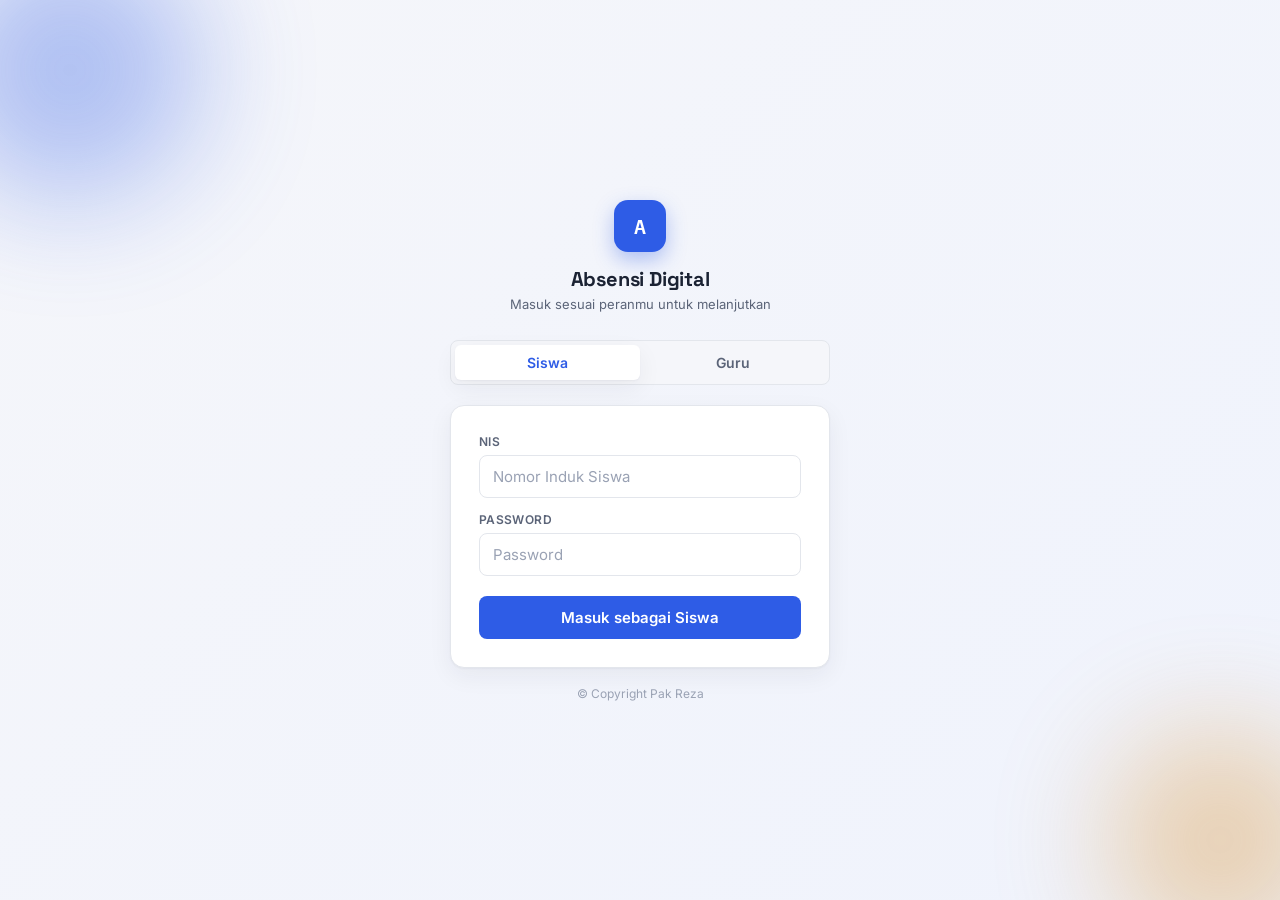
<file: dashboard-guru.html>
<!DOCTYPE html>
<html lang="id">
<head>
<meta charset="UTF-8" />
<meta name="viewport" content="width=device-width, initial-scale=1.0" />
<title>Dashboard Guru — Absensi Digital</title>
<!--
  File ini sudah digantikan oleh dashboard-guru-enhanced.html (chart, leaderboard,
  import CSV siswa, dan halaman Tandai Kehadiran). Dibiarkan sebagai redirect
  (bukan dihapus) supaya bookmark/link lama yang masih mengarah ke file ini
  tidak 404 -- otomatis diteruskan ke dashboard yang aktif.
-->
<meta http-equiv="refresh" content="0; url=dashboard-guru-enhanced.html" />
<script>window.location.replace('dashboard-guru-enhanced.html');</script>
</head>
<body>
  <p>Mengalihkan ke <a href="dashboard-guru-enhanced.html">dashboard-guru-enhanced.html</a>&hellip;</p>
</body>
</html>
</file>
<file: style.css>
/* ============ DESIGN TOKENS ============
   Palette   : latar netral terang, tinta navy-charcoal, aksen biru untuk aksi,
               hijau=hadir/sukses, merah=galat/sudah absen, amber=aksen KKA.
   Tipografi : Space Grotesk (display, geometris - identitas "digital attendance"),
               Inter (body, sangat legible untuk tabel data),
               IBM Plex Mono (angka/waktu/NIS - kesan jam presensi digital).
   Signature : jam digital mono besar di layar check-in siswa + tombol bulat
               besar bertekstur "tap-to-mark" dengan animasi centang singkat.
*/
:root {
  --bg: #f5f6fa;
  --surface: #ffffff;
  --border: #e3e6ec;
  --ink: #1b2233;
  --ink-soft: #5b6478;
  --ink-faint: #9aa2b4;

  --primary: #2e5ce6;
  --primary-dark: #1e44bd;
  --primary-bg: #eaf0ff;

  --success: #1e9e6b;
  --success-bg: #e6f7ef;

  --danger: #e1483c;
  --danger-bg: #fdebea;

  --amber: #d98a1f;
  --amber-bg: #fbf1de;

  --radius: 14px;
  --radius-sm: 8px;
  --shadow: 0 1px 2px rgba(27, 34, 51, 0.04), 0 8px 24px rgba(27, 34, 51, 0.06);

  --font-display: 'Space Grotesk', 'Segoe UI', sans-serif;
  --font-body: 'Inter', 'Segoe UI', sans-serif;
  --font-mono: 'IBM Plex Mono', 'Courier New', monospace;
}

* { box-sizing: border-box; }

html, body {
  margin: 0;
  padding: 0;
  background: var(--bg);
  color: var(--ink);
  font-family: var(--font-body);
  -webkit-font-smoothing: antialiased;
}

h1, h2, h3 { font-family: var(--font-display); margin: 0; letter-spacing: -0.01em; }
p { margin: 0; }

button {
  font-family: var(--font-body);
  cursor: pointer;
  border: none;
  border-radius: var(--radius-sm);
  transition: transform 0.08s ease, opacity 0.15s ease, background 0.15s ease;
}
button:active { transform: scale(0.98); }
button:disabled { opacity: 0.5; cursor: not-allowed; transform: none; }
button:focus-visible, input:focus-visible, select:focus-visible {
  outline: 2px solid var(--primary);
  outline-offset: 2px;
}

input, select {
  font-family: var(--font-body);
  font-size: 15px;
  padding: 11px 13px;
  border: 1px solid var(--border);
  border-radius: var(--radius-sm);
  background: var(--surface);
  color: var(--ink);
  width: 100%;
}
input::placeholder { color: var(--ink-faint); }

.btn-primary {
  background: var(--primary);
  color: #fff;
  font-weight: 600;
  font-size: 15px;
  padding: 12px 20px;
}
.btn-primary:hover:not(:disabled) { background: var(--primary-dark); }

.btn-ghost {
  background: transparent;
  color: var(--ink-soft);
  font-weight: 500;
  padding: 10px 16px;
  border: 1px solid var(--border);
}
.btn-ghost:hover { background: var(--bg); color: var(--ink); }

.btn-danger {
  background: var(--danger-bg);
  color: var(--danger);
  font-weight: 600;
  padding: 8px 14px;
  font-size: 13px;
}

.card {
  background: var(--surface);
  border: 1px solid var(--border);
  border-radius: var(--radius);
  box-shadow: var(--shadow);
}

.badge {
  display: inline-flex;
  align-items: center;
  gap: 6px;
  padding: 3px 10px;
  border-radius: 999px;
  font-size: 12px;
  font-weight: 600;
  font-family: var(--font-mono);
}
.badge-success { background: var(--success-bg); color: var(--success); }
.badge-idle { background: var(--bg); color: var(--ink-faint); border: 1px solid var(--border); }
.badge-danger { background: var(--danger-bg); color: var(--danger); }

.toast {
  position: fixed;
  bottom: 24px;
  left: 50%;
  transform: translateX(-50%) translateY(12px);
  background: var(--ink);
  color: #fff;
  padding: 13px 20px;
  border-radius: var(--radius-sm);
  font-size: 14px;
  font-weight: 500;
  opacity: 0;
  pointer-events: none;
  transition: opacity 0.2s ease, transform 0.2s ease;
  z-index: 100;
  max-width: 90vw;
  text-align: center;
}
.toast.show { opacity: 1; transform: translateX(-50%) translateY(0); }
.toast.error { background: var(--danger); }
.toast.success { background: var(--success); }

@media (prefers-reduced-motion: reduce) {
  * { transition: none !important; animation: none !important; }
}

/* Bungkus setiap <table> dengan <div class="table-wrap"> supaya di layar
   sempit tabel bisa di-scroll ke samping alih-alih kolomnya terpotong
   atau bikin seluruh halaman melebar. */
.table-wrap {
  width: 100%;
  overflow-x: auto;
  -webkit-overflow-scrolling: touch;
}
.table-wrap table { min-width: 560px; }

/* ============ PROGRESS BAR ============ */
.progress-bar {
  width: 100%;
  height: 8px;
  background: var(--bg, #f5f6fa);
  border-radius: 99px;
  overflow: hidden;
  position: relative;
}
.progress-fill {
  height: 100%;
  border-radius: 99px;
  transition: width 0.6s cubic-bezier(0.4, 0, 0.2, 1);
  min-width: 0;
}
.progress-fill.high { background: linear-gradient(90deg, #6dd497, #34b36a); }
.progress-fill.mid { background: linear-gradient(90deg, #ffd166, #e6a817); }
.progress-fill.low { background: linear-gradient(90deg, #ff9a9a, #e05252); }

.persen-label {
  font-family: var(--font-mono);
  font-size: 13px;
  font-weight: 600;
  margin-bottom: 4px;
}
.persen-label.high { color: #1e9e6b; }
.persen-label.mid { color: #c78a10; }
.persen-label.low { color: #d44040; }

/* ============ TAB SWITCHER (Siswa) ============ */
.tab-switcher {
  display: flex;
  background: var(--surface);
  border-bottom: 1px solid var(--border);
  padding: 0 16px;
  gap: 0;
}
.tab-btn {
  flex: 1;
  padding: 14px 16px;
  font-size: 14px;
  font-weight: 600;
  color: var(--ink-soft);
  background: none;
  border: none;
  border-bottom: 3px solid transparent;
  border-radius: 0;
  cursor: pointer;
  transition: all 0.2s ease;
  display: flex;
  align-items: center;
  justify-content: center;
  gap: 8px;
}
.tab-btn:active { transform: none; }
.tab-btn.active {
  color: var(--primary);
  border-bottom-color: var(--primary);
}
.tab-btn:hover:not(.active) {
  color: var(--ink);
  background: rgba(46, 92, 230, 0.04);
}

/* ============ REKAP STAT CARDS ============ */
.rekap-stats {
  display: grid;
  grid-template-columns: repeat(auto-fit, minmax(140px, 1fr));
  gap: 12px;
  margin-bottom: 20px;
}
.rekap-stat-card {
  background: var(--surface);
  border: 1px solid var(--border);
  border-radius: var(--radius-sm);
  padding: 16px;
  text-align: center;
  box-shadow: 0 1px 4px rgba(27, 34, 51, 0.04);
}
.rekap-stat-card .stat-value {
  font-family: var(--font-mono);
  font-size: 28px;
  font-weight: 700;
  line-height: 1.1;
}
.rekap-stat-card .stat-label {
  font-size: 12px;
  color: var(--ink-soft);
  margin-top: 4px;
  font-weight: 500;
}
.rekap-stat-card .stat-sub {
  font-size: 11px;
  color: var(--ink-faint);
  margin-top: 2px;
}

/* ============ MONTH CARDS (Siswa Riwayat) ============ */
.month-cards {
  display: grid;
  grid-template-columns: repeat(auto-fill, minmax(160px, 1fr));
  gap: 12px;
}
.month-card {
  background: var(--surface);
  border: 1px solid var(--border);
  border-radius: var(--radius-sm);
  padding: 16px;
  cursor: pointer;
  transition: all 0.2s ease;
  box-shadow: 0 1px 4px rgba(27, 34, 51, 0.04);
}
.month-card:hover {
  transform: translateY(-2px);
  box-shadow: 0 4px 12px rgba(27, 34, 51, 0.1);
  border-color: var(--primary);
}
.month-card.active {
  border-color: var(--primary);
  background: var(--primary-bg);
}
.month-card .month-name {
  font-family: var(--font-display);
  font-size: 14px;
  font-weight: 600;
  color: var(--ink);
  margin-bottom: 8px;
}
.month-card .month-persen {
  font-family: var(--font-mono);
  font-size: 24px;
  font-weight: 700;
  margin-bottom: 6px;
}

/* ============ STATUS BADGES (Extended) ============ */
.badge-hadir { background: #e6f7ef; color: #1e9e6b; }
.badge-izin { background: #eaf0ff; color: #2e5ce6; }
.badge-sakit { background: #fbf1de; color: #c78a10; }
.badge-alfa { background: #fdebea; color: #d44040; }

/* ============ REKAP TABLE ============ */
.rekap-table {
  width: 100%;
  border-collapse: separate;
  border-spacing: 0;
  font-size: 13px;
}
.rekap-table thead th {
  background: var(--bg);
  padding: 10px 12px;
  font-weight: 600;
  color: var(--ink-soft);
  text-align: left;
  font-size: 12px;
  text-transform: uppercase;
  letter-spacing: 0.03em;
  border-bottom: 1px solid var(--border);
  position: sticky;
  top: 0;
  z-index: 1;
}
.rekap-table tbody td {
  padding: 10px 12px;
  border-bottom: 1px solid var(--border);
  color: var(--ink);
}
.rekap-table tbody tr:hover {
  background: rgba(124, 156, 255, 0.04);
}
.rekap-table .col-num { width: 40px; text-align: center; color: var(--ink-faint); }
.rekap-table .col-persen { width: 140px; }

/* ============ MAPEL RECAP CARDS (Siswa) ============ */
.mapel-recap-grid {
  display: grid;
  grid-template-columns: repeat(auto-fit, minmax(200px, 1fr));
  gap: 12px;
  margin-bottom: 20px;
}
.mapel-recap-card {
  background: var(--surface);
  border: 1px solid var(--border);
  border-radius: var(--radius-sm);
  padding: 20px;
  box-shadow: 0 1px 4px rgba(27, 34, 51, 0.04);
}
.mapel-recap-card .mapel-title {
  font-family: var(--font-display);
  font-size: 16px;
  font-weight: 700;
  margin-bottom: 12px;
  color: var(--ink);
}
.mapel-recap-card .mapel-detail {
  display: grid;
  grid-template-columns: 1fr 1fr;
  gap: 6px 16px;
  font-size: 13px;
  margin-bottom: 12px;
}
.mapel-recap-card .mapel-detail .label { color: var(--ink-soft); }
.mapel-recap-card .mapel-detail .value { font-weight: 600; font-family: var(--font-mono); text-align: right; }

/* ============ FILTER BAR ============ */
.filter-bar {
  display: flex;
  align-items: center;
  gap: 12px;
  flex-wrap: wrap;
  margin-bottom: 20px;
  padding: 16px;
  background: var(--surface);
  border: 1px solid var(--border);
  border-radius: var(--radius-sm);
}
.filter-bar select, .filter-bar input {
  width: auto;
  min-width: 120px;
}
.filter-bar label {
  font-size: 13px;
  font-weight: 600;
  color: var(--ink-soft);
  white-space: nowrap;
}

/* ============ EMPTY STATE ============ */
.empty-state {
  text-align: center;
  padding: 48px 20px;
  color: var(--ink-faint);
}
.empty-state .empty-icon {
  font-size: 48px;
  margin-bottom: 12px;
  opacity: 0.5;
}
.empty-state .empty-text {
  font-size: 15px;
  font-weight: 500;
}
</file>
